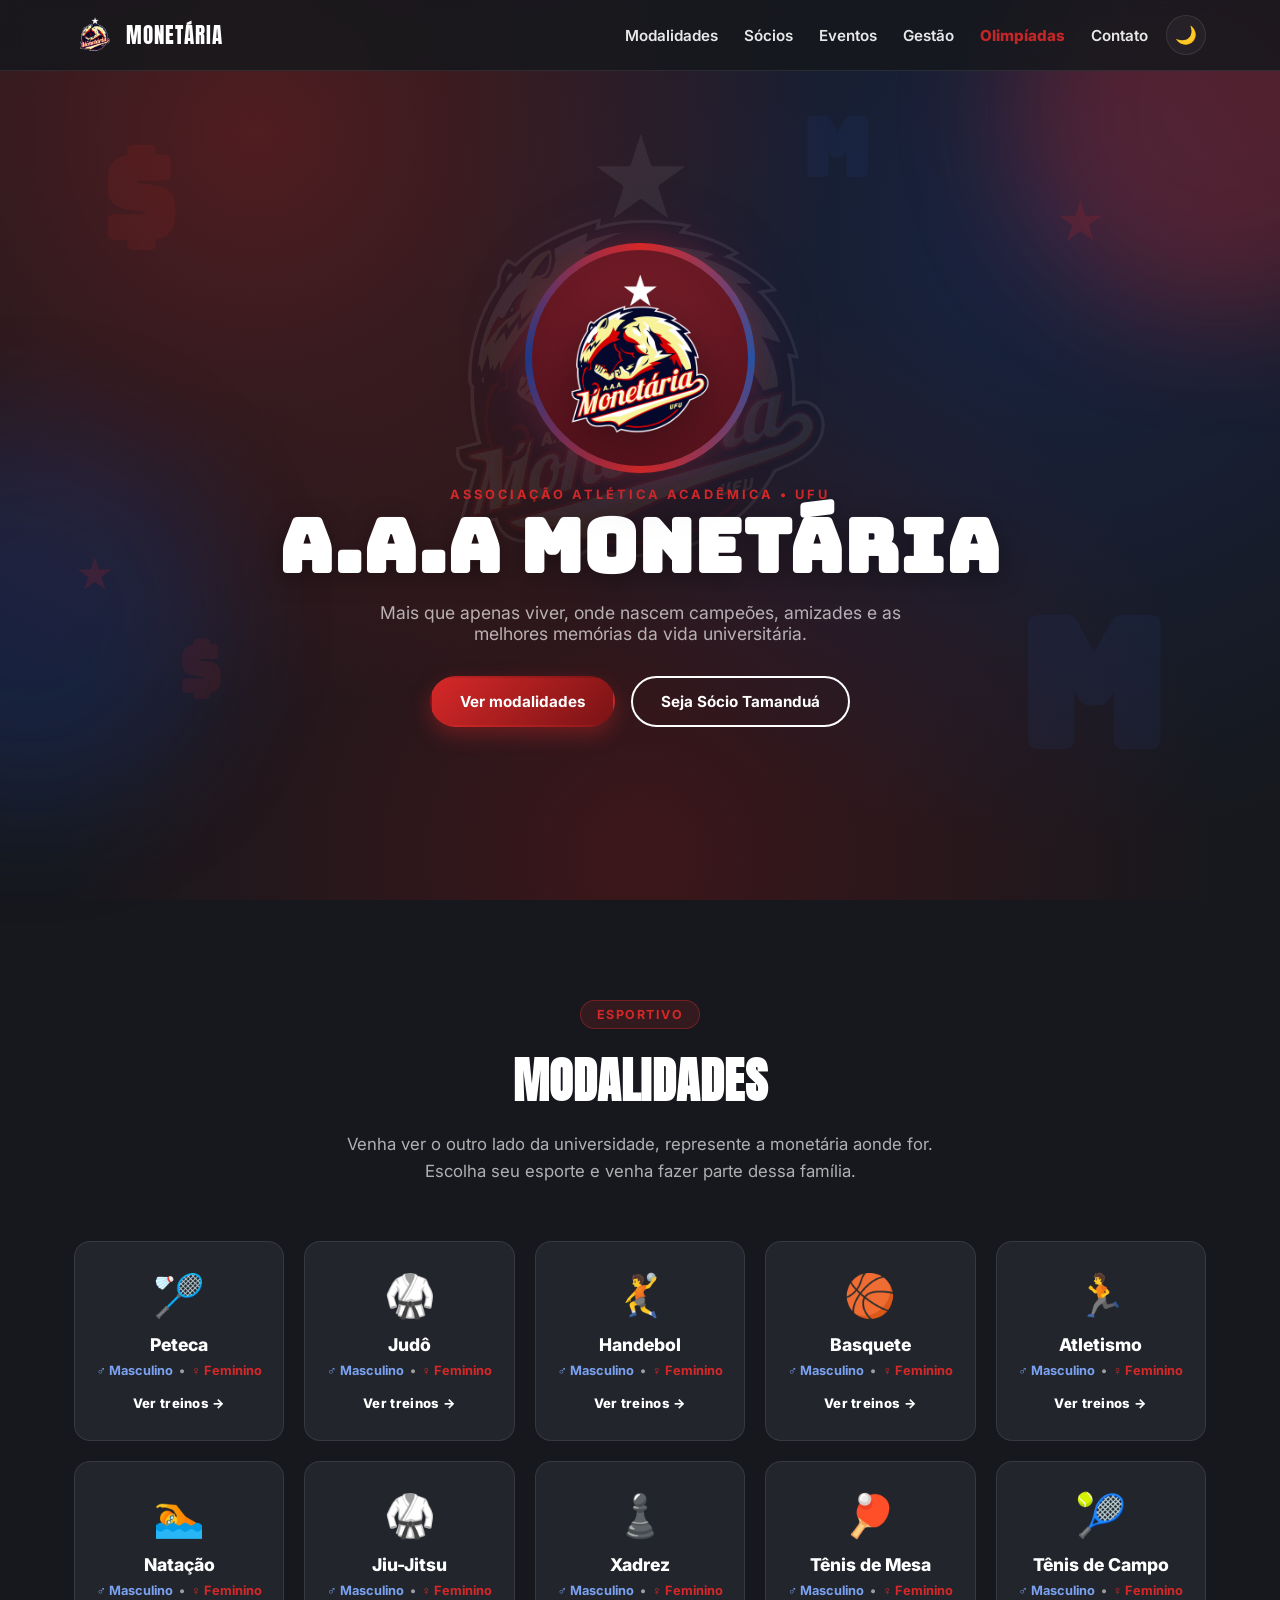
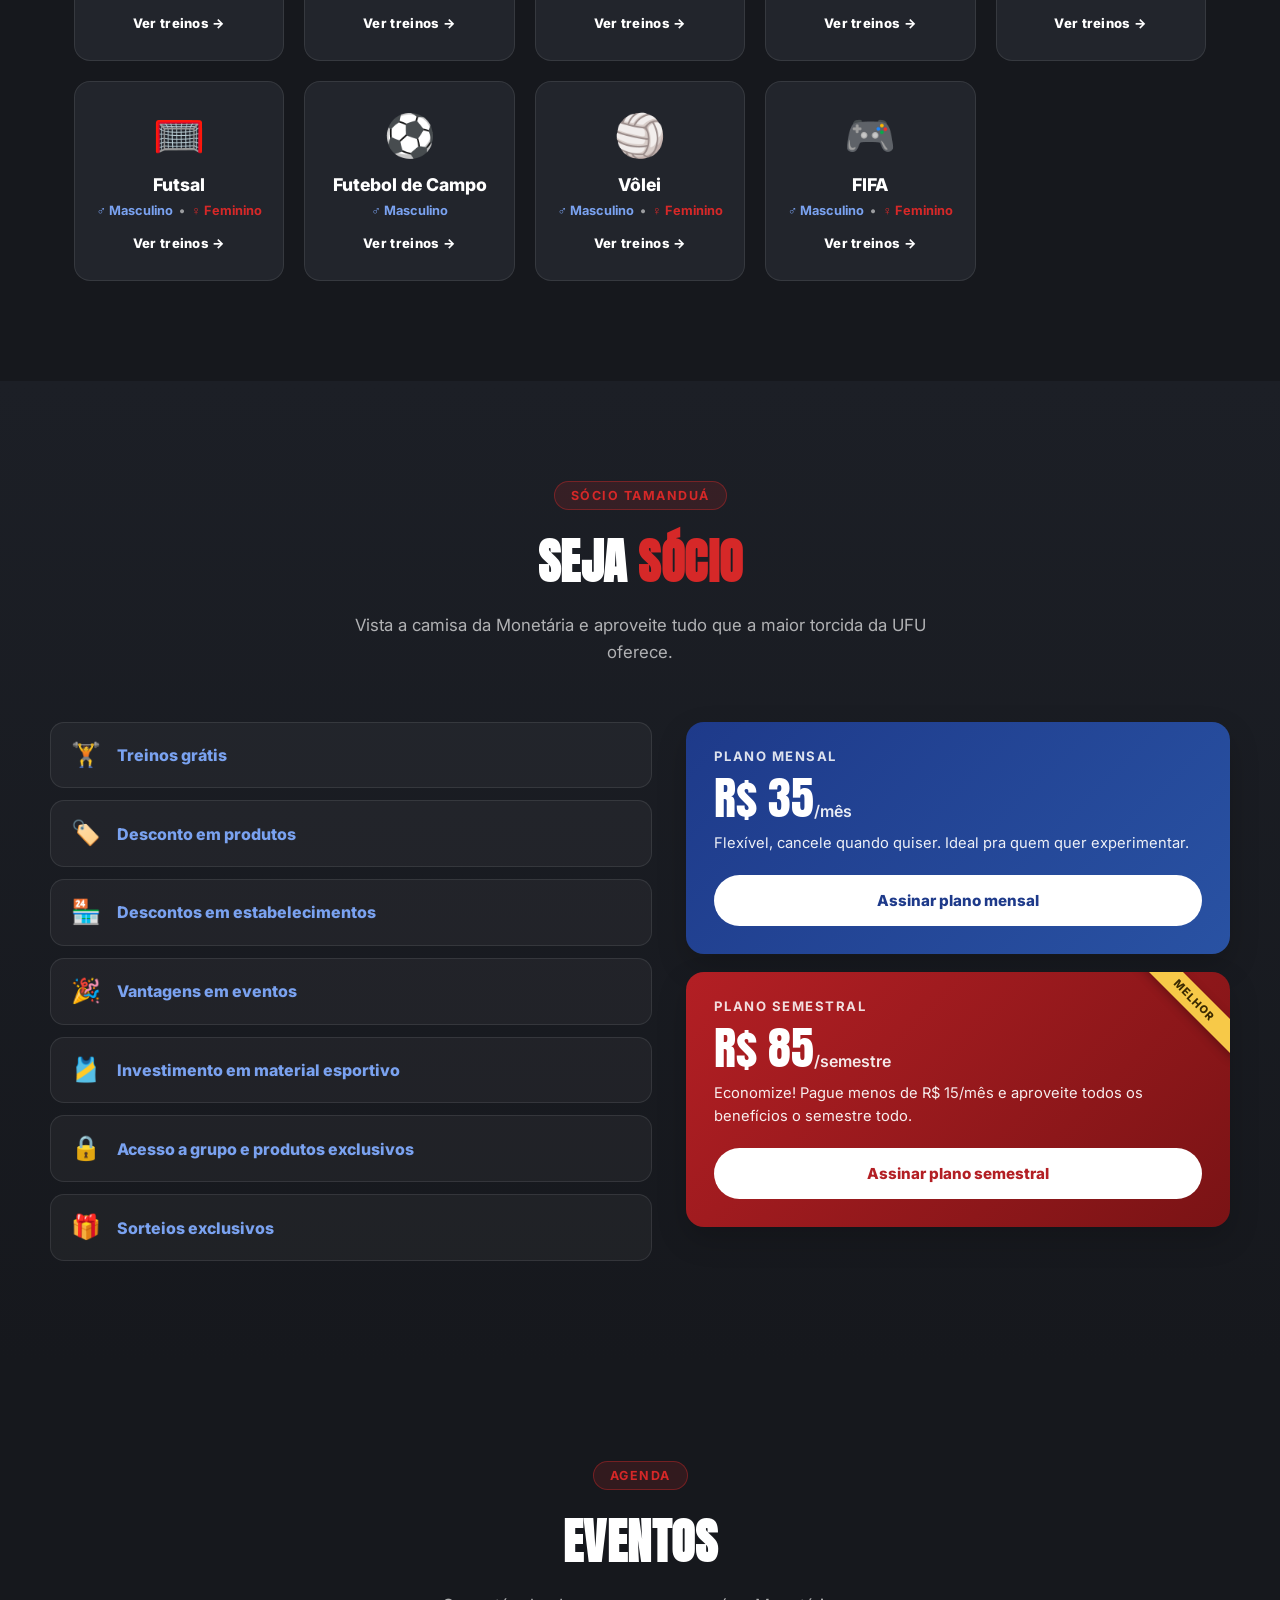
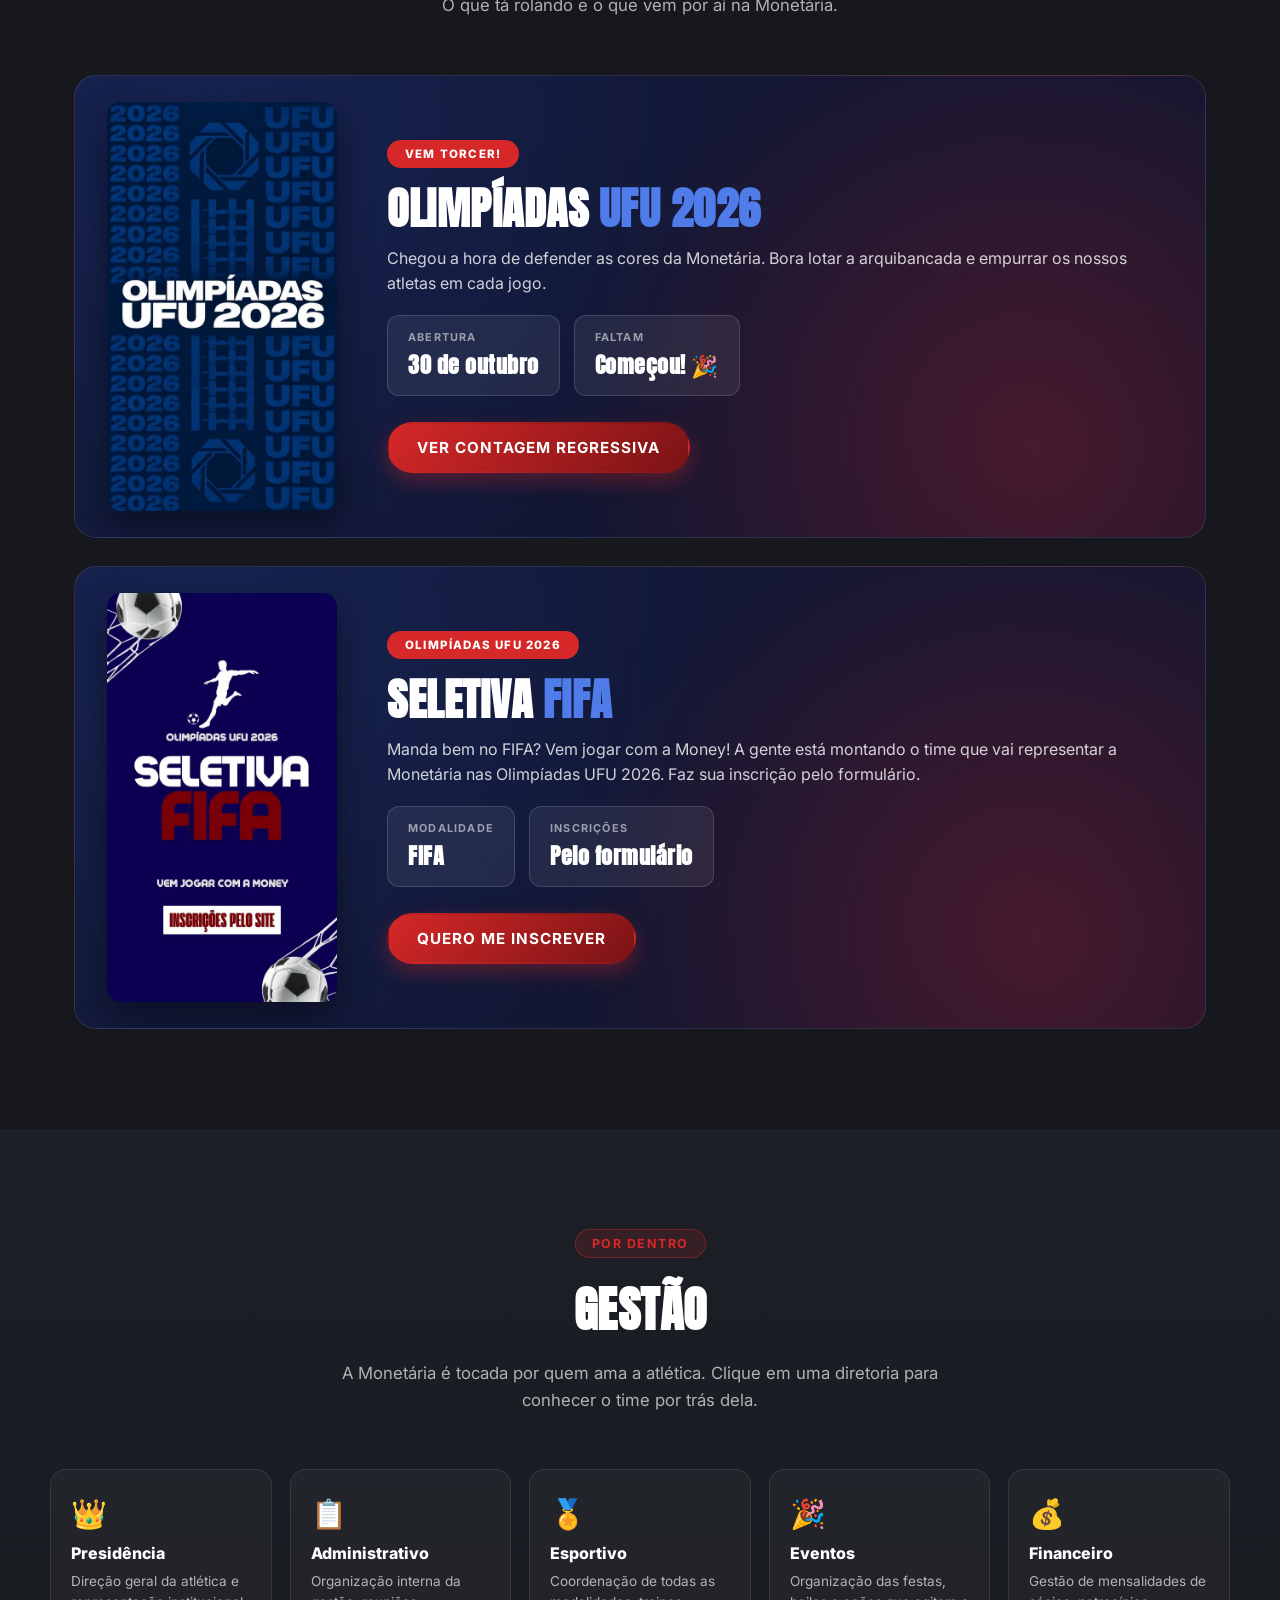
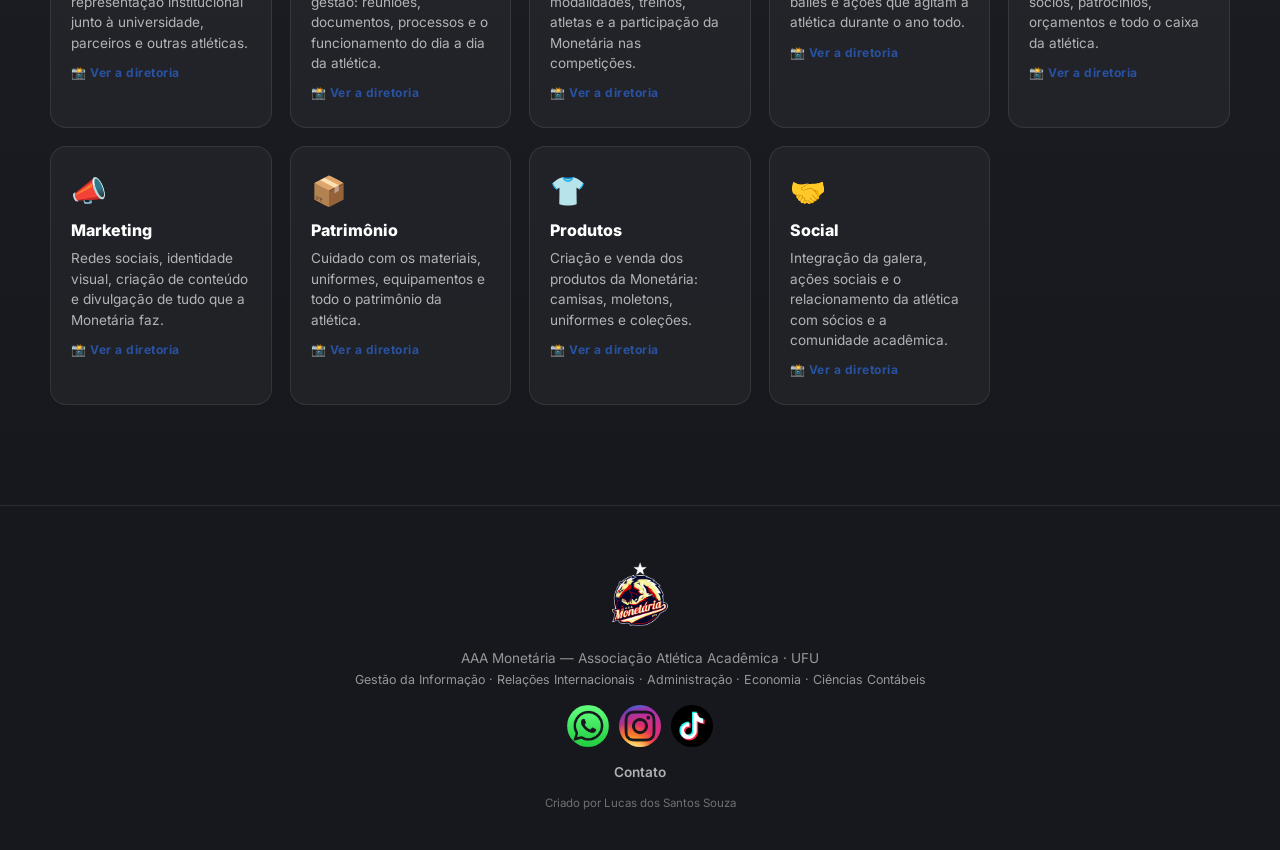
<file: index.html>
<!DOCTYPE html>
<html lang="pt-BR">
<head>
<meta charset="UTF-8">
<meta name="viewport" content="width=device-width, initial-scale=1.0">
<title>AAA Monetária UFU</title>
<meta name="description" content="Site oficial da AAA Monetária - Atlética Acadêmica da UFU. Modalidades, sócios, eventos e gestão.">
<link rel="icon" type="image/png" href="imagens/favicon.png">
<link rel="preconnect" href="https://fonts.googleapis.com">
<link rel="preconnect" href="https://fonts.gstatic.com" crossorigin>
<link href="https://fonts.googleapis.com/css2?family=Anton&family=Bebas+Neue&family=Bungee&family=Inter:wght@400;500;600;700;800&display=swap" rel="stylesheet">
<link rel="stylesheet" href="css/style.css?v=20261005b">
</head>
<body>

<div class="paint-drip drip-1"></div>
<div class="paint-drip drip-2"></div>

<!-- NAV -->
<header class="navbar" id="navbar">
  <div class="nav-container">
    <a href="#topo" class="nav-brand">
      <img src="imagens/logo-web.png" alt="Logo AAA Monetária" class="nav-logo">
      <span>MONETÁRIA</span>
    </a>
    <div class="nav-right">
      <nav class="nav-links" id="navLinks">
        <a href="#modalidades">Modalidades</a>
        <a href="#socios">Sócios</a>
        <a href="#eventos">Eventos</a>
        <a href="#gestao">Gestão</a>
        <a href="olimpiadas.html" class="nav-ps">Olimpíadas</a>
        <a href="contato.html">Contato</a>
      </nav>
      <button class="theme-toggle" id="themeToggle" aria-label="Alternar tema claro/escuro" title="Alternar tema">🌙</button>
      <button class="nav-toggle" id="navToggle" aria-label="Abrir menu">
        <span></span><span></span><span></span>
      </button>
    </div>
  </div>
</header>

<!-- HERO -->
<section class="hero" id="topo">
  <div class="hero-bg"></div>
  <div class="hero-marks" aria-hidden="true">
    <span class="mark mark-cifrao mark-1">$</span>
    <span class="mark mark-m mark-2">M</span>
    <span class="mark mark-star mark-3">★</span>
    <span class="mark mark-cifrao mark-4">$</span>
    <span class="mark mark-star mark-5">★</span>
    <span class="mark mark-m mark-6">M</span>
  </div>

  <div class="hero-content">
    <div class="hero-emblem">
      <img src="imagens/logo-web.png" alt="" aria-hidden="true" class="hero-watermark">
      <div class="emblem-ring">
        <div class="emblem-inner">
          <img src="imagens/logo-web.png" alt="Logo AAA Monetária" class="hero-logo">
        </div>
      </div>
    </div>

    <span class="hero-kicker">Associação Atlética Acadêmica &bull; UFU</span>
    <h1 class="hero-title">A.A.A <span>MONETÁRIA</span></h1>
    <p class="hero-subtitle">Mais que apenas viver, onde nascem campeões, amizades e as melhores memórias da vida universitária.</p>
    <div class="hero-buttons">
      <a href="#modalidades" class="btn btn-primary">Ver modalidades</a>
      <a href="#socios" class="btn btn-outline">Seja Sócio Tamanduá</a>
    </div>
  </div>

</section>

<!-- MODALIDADES -->
<section class="section" id="modalidades">
  <div class="section-header">
    <span class="section-tag">Esportivo</span>
    <h2>Modalidades</h2>
    <p>Venha ver o outro lado da universidade, represente a monetária aonde for. Escolha seu esporte e venha fazer parte dessa família.</p>
  </div>
  <div class="modalidades-grid" id="modalidadesGrid"></div>
</section>

<!-- MODAL MODALIDADE -->
<div class="modal-overlay" id="modalOverlay">
  <div class="modal-box modal-modalidade">
    <div class="modal-hero">
      <button class="modal-close" data-close aria-label="Fechar">&times;</button>
      <div class="modal-icon" id="modalIcon"></div>
      <h3 id="modalTitle"></h3>
    </div>
    <div class="modal-body">
      <h4>Sobre a modalidade</h4>
      <p id="modalResumo"></p>

      <div id="modalConquistasBloco" hidden>
        <h4>Conquistas</h4>
        <ul class="conquistas" id="modalConquistas"></ul>
      </div>

      <div id="modalEquipeBloco" hidden>
        <h4>Equipe</h4>
        <div class="equipe" id="modalEquipe"></div>
      </div>

      <h4>Horários de treino</h4>
      <div class="horarios" id="modalHorarios"></div>

      <a href="#" target="_blank" rel="noopener" class="btn btn-whatsapp" id="modalWhatsapp">
        Falar com a organização no WhatsApp
      </a>
    </div>
  </div>
</div>

<!-- SOCIOS -->
<section class="section section-dark" id="socios">
  <div class="section-header">
    <span class="section-tag">Sócio Tamanduá</span>
    <h2>Seja <span class="txt-red">Sócio</span></h2>
    <p>Vista a camisa da Monetária e aproveite tudo que a maior torcida da UFU oferece.</p>
  </div>

  <div class="socios-layout">
    <div class="beneficios-list">
      <div class="beneficio-row">
        <span class="beneficio-emoji">🏋️</span>
        <div><h4>Treinos grátis</h4></div>
      </div>
      <div class="beneficio-row">
        <span class="beneficio-emoji">🏷️</span>
        <div><h4>Desconto em produtos</h4></div>
      </div>
      <div class="beneficio-row">
        <span class="beneficio-emoji">🏪</span>
        <div><h4>Descontos em estabelecimentos</h4></div>
      </div>
      <div class="beneficio-row">
        <span class="beneficio-emoji">🎉</span>
        <div><h4>Vantagens em eventos</h4></div>
      </div>
      <div class="beneficio-row">
        <span class="beneficio-emoji">🎽</span>
        <div><h4>Investimento em material esportivo</h4></div>
      </div>
      <div class="beneficio-row">
        <span class="beneficio-emoji">🔒</span>
        <div><h4>Acesso a grupo e produtos exclusivos</h4></div>
      </div>
      <div class="beneficio-row">
        <span class="beneficio-emoji">🎁</span>
        <div><h4>Sorteios exclusivos</h4></div>
      </div>
    </div>

    <div class="planos-col">
      <div class="plano-box plano-mensal">
        <span class="plano-nome">Plano Mensal</span>
        <div class="plano-valor">R$ 35<span>/mês</span></div>
        <p>Flexível, cancele quando quiser. Ideal pra quem quer experimentar.</p>
        <a href="https://cheers.com.br/socio/atletica-monetaria-ufu?plano=21722" target="_blank" rel="noopener" class="btn btn-plano">Assinar plano mensal</a>
      </div>

      <div class="plano-box plano-semestral">
        <span class="plano-ribbon">Melhor</span>
        <span class="plano-nome">Plano Semestral</span>
        <div class="plano-valor">R$ 85<span>/semestre</span></div>
        <p>Economize! Pague menos de R$ 15/mês e aproveite todos os benefícios o semestre todo.</p>
        <a href="https://cheers.com.br/socio/atletica-monetaria-ufu?plano=21723" target="_blank" rel="noopener" class="btn btn-plano">Assinar plano semestral</a>
      </div>
    </div>
  </div>
</section>

<!-- EVENTOS -->
<section class="section" id="eventos">
  <div class="section-header">
    <span class="section-tag">Agenda</span>
    <h2>Eventos</h2>
    <p>O que tá rolando e o que vem por aí na Monetária.</p>
  </div>

  <div class="eventos-list">
    <div class="evento-card evento-ps evento-olimp">
      <a href="olimpiadas.html" class="ol-card-banner">
        <img src="imagens/olimpiadas-ufu-vertical.jpg" alt="Olimpíadas UFU 2026" width="540" height="960">
      </a>
      <div class="evento-info">
        <span class="evento-pill">Vem torcer!</span>
        <h3>Olimpíadas <span class="txt-blue">UFU 2026</span></h3>
        <p>Chegou a hora de defender as cores da Monetária. Bora lotar a arquibancada e empurrar os nossos atletas em cada jogo.</p>
        <div class="evento-boxes">
          <div class="evento-box">
            <span>Abertura</span>
            <strong>30 de outubro</strong>
          </div>
          <div class="evento-box">
            <span>Faltam</span>
            <strong data-dias-ate="2026-10-30T00:00:00-03:00" data-fim="Começou! 🎉">poucos dias</strong>
          </div>
        </div>
        <a href="olimpiadas.html" class="btn btn-primary">Ver contagem regressiva</a>
      </div>
    </div>

    <div class="evento-card evento-ps evento-olimp">
      <a href="https://forms.gle/4HNFQoajovgf9n9V8" target="_blank" rel="noopener" class="ol-card-banner">
        <img src="imagens/seletiva-fifa.jpg" alt="Seletiva FIFA - Olimpíadas UFU 2026" width="540" height="960">
      </a>
      <div class="evento-info">
        <span class="evento-pill">Olimpíadas UFU 2026</span>
        <h3>Seletiva <span class="txt-blue">FIFA</span></h3>
        <p>Manda bem no FIFA? Vem jogar com a Money! A gente está montando o time que vai representar a Monetária nas Olimpíadas UFU 2026. Faz sua inscrição pelo formulário.</p>
        <div class="evento-boxes">
          <div class="evento-box">
            <span>Modalidade</span>
            <strong>FIFA</strong>
          </div>
          <div class="evento-box">
            <span>Inscrições</span>
            <strong>Pelo formulário</strong>
          </div>
        </div>
        <a href="https://forms.gle/4HNFQoajovgf9n9V8" target="_blank" rel="noopener" class="btn btn-primary">Quero me inscrever</a>
      </div>
    </div>
  </div>
</section>

<!-- GESTAO -->
<section class="section section-dark" id="gestao">
  <div class="section-header">
    <span class="section-tag">Por dentro</span>
    <h2>Gestão</h2>
    <p>A Monetária é tocada por quem ama a atlética. Clique em uma diretoria para conhecer o time por trás dela.</p>
  </div>
  <div class="diretorias-grid" id="diretoriasGrid"></div>
</section>

<!-- MODAL GESTAO -->
<div class="modal-overlay" id="gestaoOverlay">
  <div class="modal-box">
    <button class="modal-close" data-close aria-label="Fechar">&times;</button>
    <img src="imagens/logo-web.png" alt="Foto da diretoria" class="modal-photo" id="gestaoFoto">
    <p class="modal-photo-note" id="gestaoFotoNote"></p>
    <h3 id="gestaoTitle"></h3>
  </div>
</div>

<footer class="footer">
  <img src="imagens/logo-web.png" alt="Logo AAA Monetária" class="footer-logo">
  <p>AAA Monetária — Associação Atlética Acadêmica &middot; UFU</p>
  <p class="footer-cursos">Gestão da Informação &middot; Relações Internacionais &middot; Administração &middot; Economia &middot; Ciências Contábeis</p>

  <div class="social-links footer-social">
    <a href="https://wa.me/5534996980050" target="_blank" rel="noopener" class="social-icon" aria-label="WhatsApp" title="WhatsApp">
      <img src="imagens/redes%20sociais/whatsapp.png" alt="WhatsApp">
    </a>
    <a href="https://www.instagram.com/atleticamonetaria/" target="_blank" rel="noopener" class="social-icon" aria-label="Instagram" title="@atleticamonetaria">
      <img src="imagens/redes%20sociais/instagram.png" alt="Instagram">
    </a>
    <a href="https://www.tiktok.com/@atletica.monetaria" target="_blank" rel="noopener" class="social-icon" aria-label="TikTok" title="@atletica.monetaria">
      <img src="imagens/redes%20sociais/tiktok.png" alt="TikTok">
    </a>
  </div>

  <div class="footer-links">
    <a href="contato.html">Contato</a>
  </div>
  <p class="footer-credit">Criado por Lucas dos Santos Souza</p>
</footer>

<script src="js/script.js?v=20261005b"></script>

<!-- Cloudflare Web Analytics -->
<script defer src='https://static.cloudflareinsights.com/beacon.min.js' data-cf-beacon='{"token": "5ba59026dac9465b9e5ebf1932fff203"}'></script>
<!-- End Cloudflare Web Analytics -->
</body>
</html>
</file>
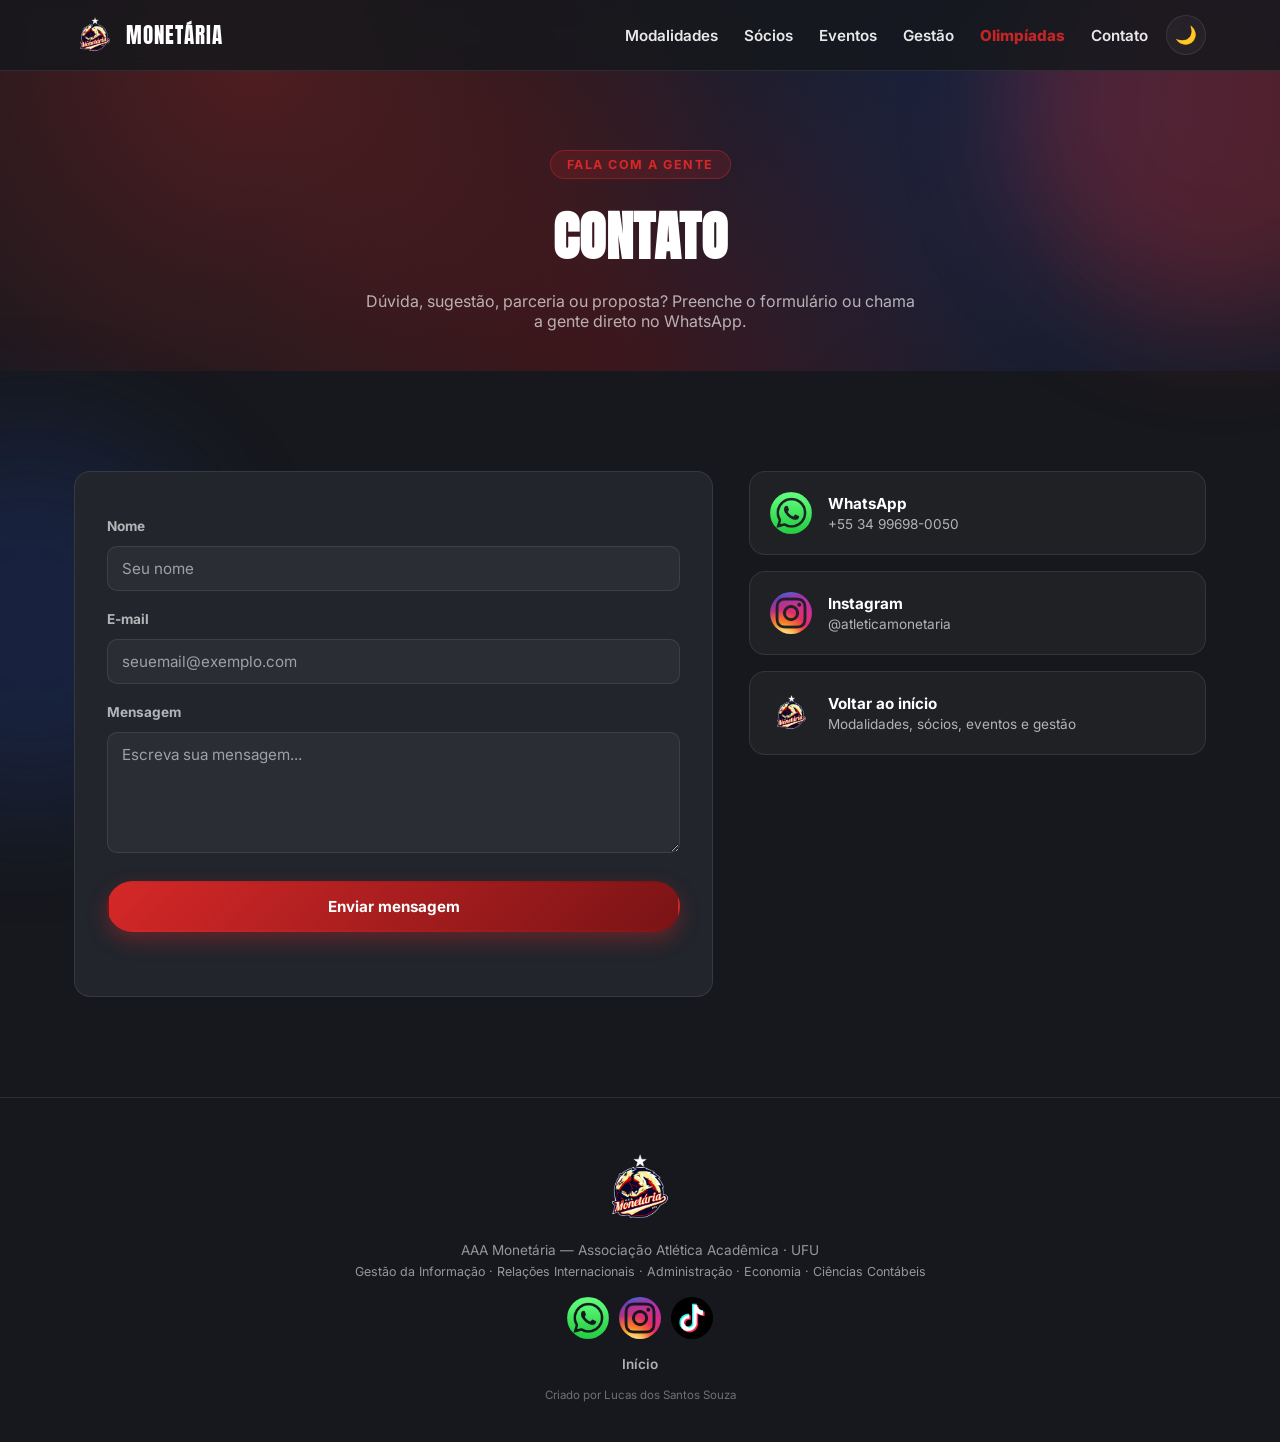
<file: contato.html>
<!DOCTYPE html>
<html lang="pt-BR">
<head>
<meta charset="UTF-8">
<meta name="viewport" content="width=device-width, initial-scale=1.0">
<title>Contato | AAA Monetária UFU</title>
<meta name="description" content="Fale com a AAA Monetária - Atlética Acadêmica da UFU.">
<link rel="icon" type="image/png" href="imagens/favicon.png">
<link rel="preconnect" href="https://fonts.googleapis.com">
<link rel="preconnect" href="https://fonts.gstatic.com" crossorigin>
<link href="https://fonts.googleapis.com/css2?family=Anton&family=Bebas+Neue&family=Bungee&family=Inter:wght@400;500;600;700;800&display=swap" rel="stylesheet">
<link rel="stylesheet" href="css/style.css?v=20261005b">
</head>
<body>

<div class="paint-drip drip-1"></div>
<div class="paint-drip drip-2"></div>

<!-- NAV -->
<header class="navbar" id="navbar">
  <div class="nav-container">
    <a href="index.html#topo" class="nav-brand">
      <img src="imagens/logo-web.png" alt="Logo AAA Monetária" class="nav-logo">
      <span>MONETÁRIA</span>
    </a>
    <div class="nav-right">
      <nav class="nav-links" id="navLinks">
        <a href="index.html#modalidades">Modalidades</a>
        <a href="index.html#socios">Sócios</a>
        <a href="index.html#eventos">Eventos</a>
        <a href="index.html#gestao">Gestão</a>
        <a href="olimpiadas.html" class="nav-ps">Olimpíadas</a>
        <a href="contato.html">Contato</a>
      </nav>
      <button class="theme-toggle" id="themeToggle" aria-label="Alternar tema claro/escuro" title="Alternar tema">🌙</button>
      <button class="nav-toggle" id="navToggle" aria-label="Abrir menu">
        <span></span><span></span><span></span>
      </button>
    </div>
  </div>
</header>

<!-- PAGE HEADER -->
<section class="page-header">
  <div class="hero-bg"></div>
  <span class="section-tag">Fala com a gente</span>
  <h2 style="font-size:clamp(2.2rem,6vw,3.4rem);">Contato</h2>
  <p style="color:var(--text-muted); max-width:560px; margin:14px auto 0;">Dúvida, sugestão, parceria ou proposta? Preenche o formulário ou chama a gente direto no WhatsApp.</p>
</section>

<!-- CONTATO -->
<section class="section" id="contato">
  <div class="contato-wrapper">
    <form class="contato-form" id="contatoForm" action="https://formspree.io/f/xppapdgq" method="POST">
      <label for="nome">Nome</label>
      <input type="text" id="nome" name="nome" placeholder="Seu nome" required>

      <label for="email">E-mail</label>
      <input type="email" id="email" name="email" placeholder="seuemail@exemplo.com" required>

      <label for="mensagem">Mensagem</label>
      <textarea id="mensagem" name="mensagem" rows="5" placeholder="Escreva sua mensagem..." required></textarea>

      <input type="hidden" name="_subject" value="Novo contato pelo site da Monetária">
      <button type="submit" class="btn btn-primary">Enviar mensagem</button>
      <p class="form-note" id="formNote"></p>
    </form>

    <div class="contato-info">
      <a href="https://wa.me/5534996980050" target="_blank" rel="noopener" class="contato-info-card">
        <img src="imagens/redes%20sociais/whatsapp.png" alt="WhatsApp" class="contato-info-icon">
        <div>
          <strong>WhatsApp</strong>
          <span>+55 34 99698-0050</span>
        </div>
      </a>
      <a href="https://www.instagram.com/atleticamonetaria/" target="_blank" rel="noopener" class="contato-info-card">
        <img src="imagens/redes%20sociais/instagram.png" alt="Instagram" class="contato-info-icon">
        <div>
          <strong>Instagram</strong>
          <span>@atleticamonetaria</span>
        </div>
      </a>
      <a href="index.html" class="contato-info-card">
        <img src="imagens/logo-web.png" alt="Logo AAA Monetária" class="contato-info-icon contato-info-logo">
        <div>
          <strong>Voltar ao início</strong>
          <span>Modalidades, sócios, eventos e gestão</span>
        </div>
      </a>
    </div>
  </div>
</section>

<footer class="footer">
  <img src="imagens/logo-web.png" alt="Logo AAA Monetária" class="footer-logo">
  <p>AAA Monetária — Associação Atlética Acadêmica &middot; UFU</p>
  <p class="footer-cursos">Gestão da Informação &middot; Relações Internacionais &middot; Administração &middot; Economia &middot; Ciências Contábeis</p>

  <div class="social-links footer-social">
    <a href="https://wa.me/5534996980050" target="_blank" rel="noopener" class="social-icon" aria-label="WhatsApp" title="WhatsApp">
      <img src="imagens/redes%20sociais/whatsapp.png" alt="WhatsApp">
    </a>
    <a href="https://www.instagram.com/atleticamonetaria/" target="_blank" rel="noopener" class="social-icon" aria-label="Instagram" title="@atleticamonetaria">
      <img src="imagens/redes%20sociais/instagram.png" alt="Instagram">
    </a>
    <a href="https://www.tiktok.com/@atletica.monetaria" target="_blank" rel="noopener" class="social-icon" aria-label="TikTok" title="@atletica.monetaria">
      <img src="imagens/redes%20sociais/tiktok.png" alt="TikTok">
    </a>
  </div>

  <div class="footer-links">
    <a href="index.html">Início</a>
  </div>
  <p class="footer-credit">Criado por Lucas dos Santos Souza</p>
</footer>

<script src="js/script.js?v=20261005b"></script>

<!-- Cloudflare Web Analytics -->
<script defer src='https://static.cloudflareinsights.com/beacon.min.js' data-cf-beacon='{"token": "5ba59026dac9465b9e5ebf1932fff203"}'></script>
<!-- End Cloudflare Web Analytics -->
</body>
</html>
</file>
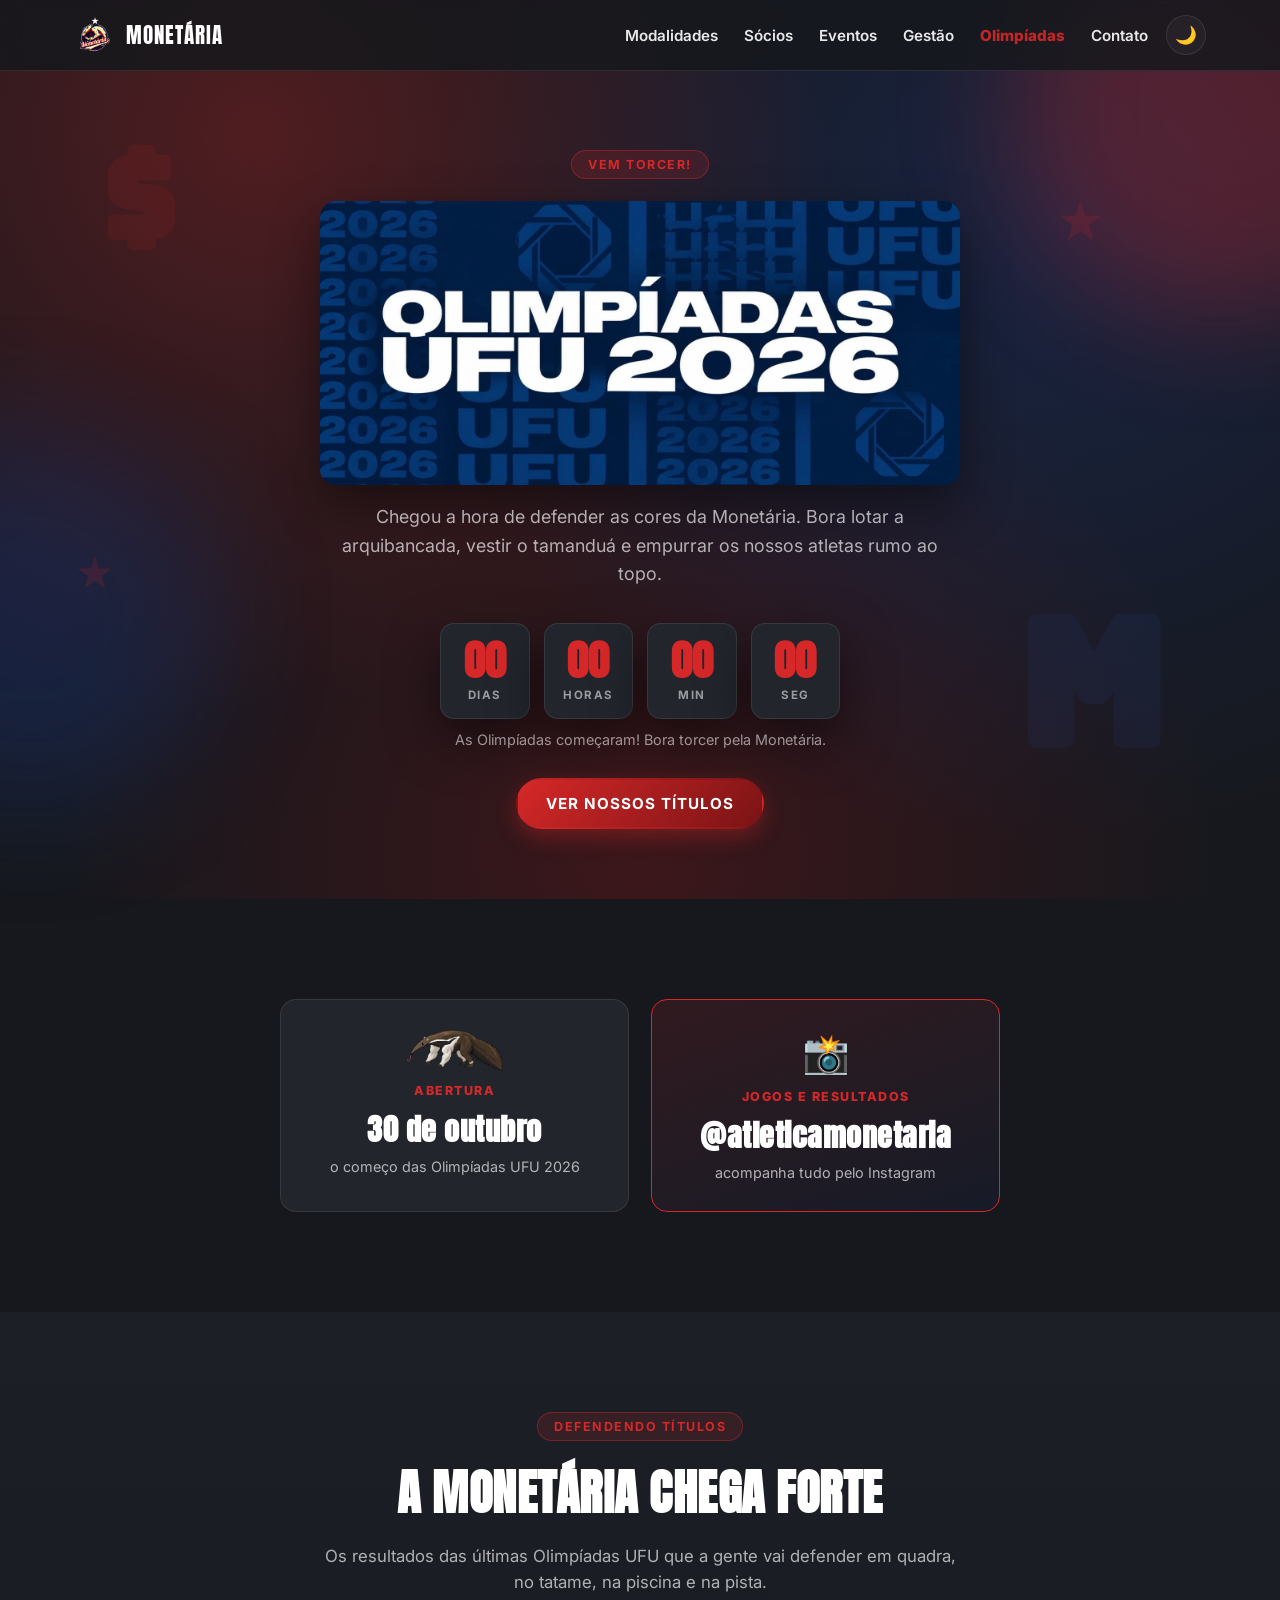
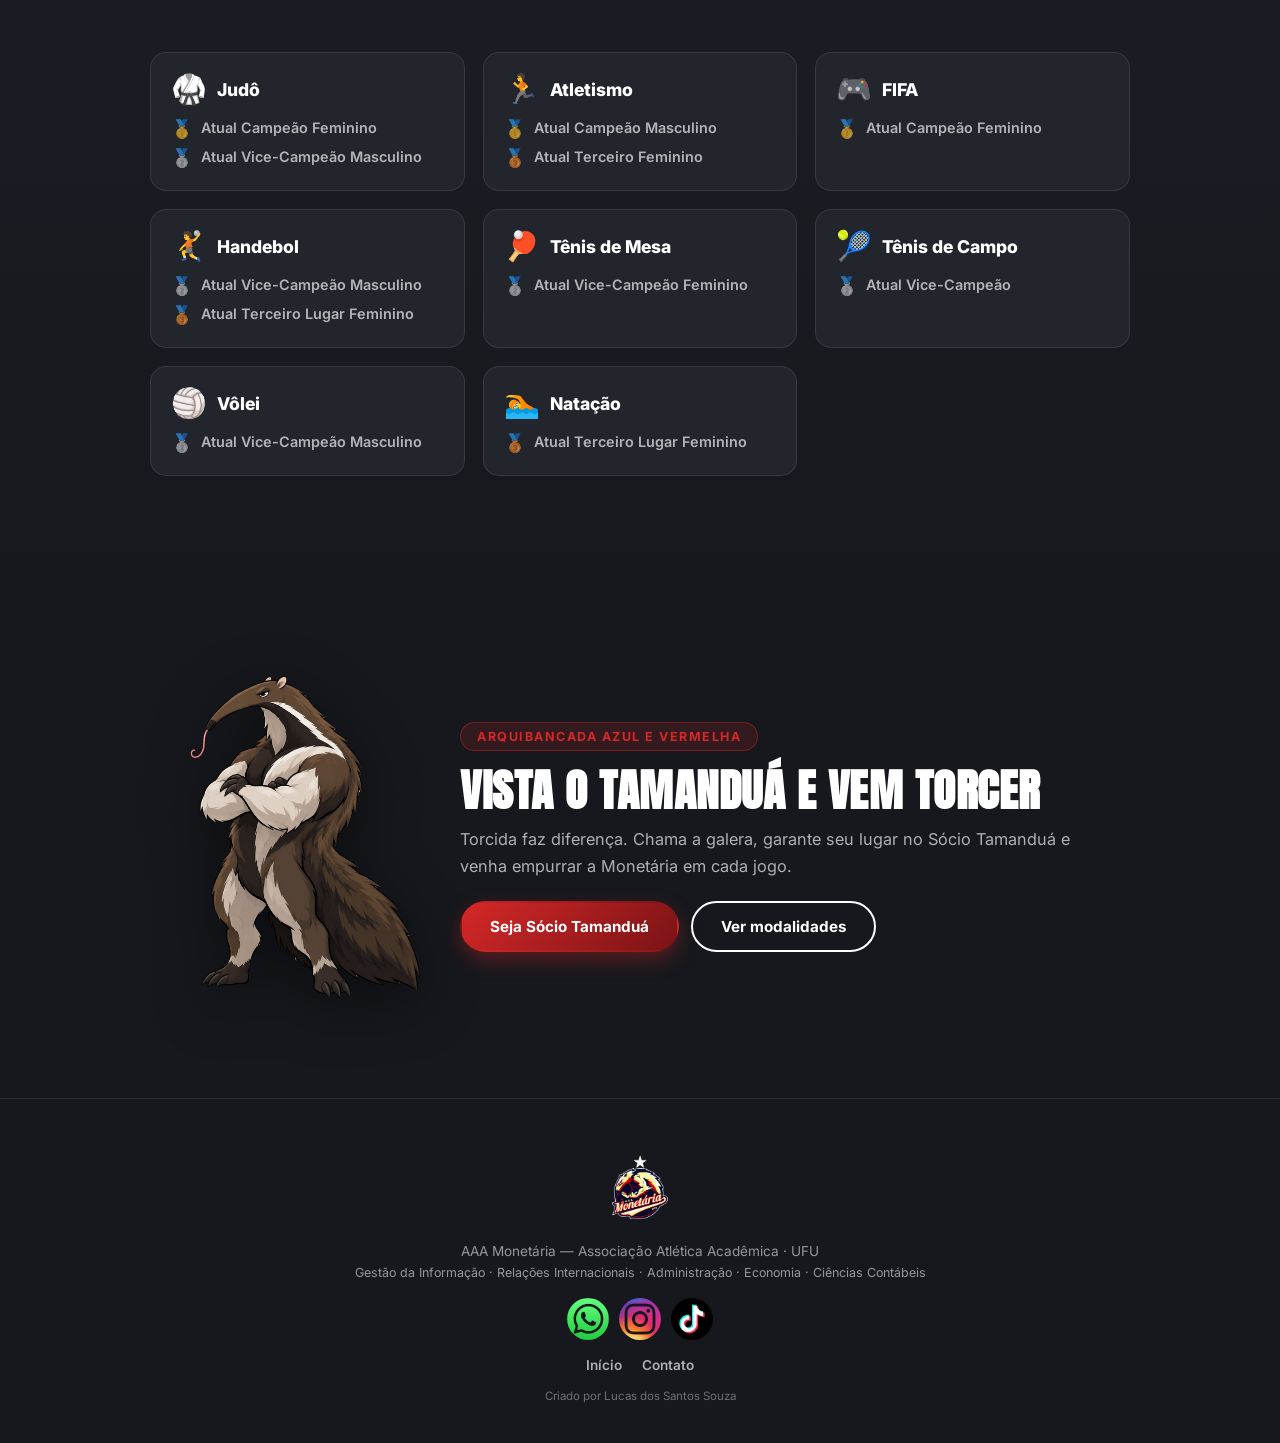
<file: olimpiadas.html>
<!DOCTYPE html>
<html lang="pt-BR">
<head>
<meta charset="UTF-8">
<meta name="viewport" content="width=device-width, initial-scale=1.0">
<title>Olimpíadas UFU 2026 | AAA Monetária UFU</title>
<meta name="description" content="Olimpíadas UFU 2026: a abertura é dia 30 de outubro. Contagem regressiva, os títulos que a Monetária defende e como torcer junto.">
<link rel="icon" type="image/png" href="imagens/favicon.png">
<link rel="preconnect" href="https://fonts.googleapis.com">
<link rel="preconnect" href="https://fonts.gstatic.com" crossorigin>
<link href="https://fonts.googleapis.com/css2?family=Anton&family=Bebas+Neue&family=Bungee&family=Inter:wght@400;500;600;700;800&display=swap" rel="stylesheet">
<link rel="stylesheet" href="css/style.css?v=20261005b">
</head>
<body>

<div class="paint-drip drip-1"></div>
<div class="paint-drip drip-2"></div>

<!-- NAV -->
<header class="navbar" id="navbar">
  <div class="nav-container">
    <a href="index.html#topo" class="nav-brand">
      <img src="imagens/logo-web.png" alt="Logo AAA Monetária" class="nav-logo">
      <span>MONETÁRIA</span>
    </a>
    <div class="nav-right">
      <nav class="nav-links" id="navLinks">
        <a href="index.html#modalidades">Modalidades</a>
        <a href="index.html#socios">Sócios</a>
        <a href="index.html#eventos">Eventos</a>
        <a href="index.html#gestao">Gestão</a>
        <a href="olimpiadas.html" class="nav-ps">Olimpíadas</a>
        <a href="contato.html">Contato</a>
      </nav>
      <button class="theme-toggle" id="themeToggle" aria-label="Alternar tema claro/escuro" title="Alternar tema">🌙</button>
      <button class="nav-toggle" id="navToggle" aria-label="Abrir menu">
        <span></span><span></span><span></span>
      </button>
    </div>
  </div>
</header>

<!-- HERO OLIMPÍADAS -->
<section class="ps-hero">
  <div class="hero-bg"></div>
  <div class="hero-marks" aria-hidden="true">
    <span class="mark mark-star mark-3">★</span>
    <span class="mark mark-m mark-2">M</span>
    <span class="mark mark-cifrao mark-1">$</span>
    <span class="mark mark-star mark-5">★</span>
  </div>
  <div class="ps-hero-content">
    <span class="section-tag">Vem torcer!</span>
    <h1 class="sr-only">Olimpíadas UFU 2026</h1>
    <img src="imagens/olimpiadas-ufu.jpg" alt="Olimpíadas UFU 2026" class="ol-banner" width="1600" height="710">
    <p class="ps-sub">Chegou a hora de defender as cores da Monetária. Bora lotar a arquibancada, vestir o tamanduá e empurrar os nossos atletas rumo ao topo.</p>

    <!-- Contagem regressiva até a abertura -->
    <div class="ps-countdown" data-countdown="2026-10-30T00:00:00-03:00" data-aviso="olPrazo" data-fim="As Olimpíadas começaram! Bora torcer pela Monetária." hidden>
      <div class="cd-item"><strong data-d>00</strong><span>dias</span></div>
      <div class="cd-item"><strong data-h>00</strong><span>horas</span></div>
      <div class="cd-item"><strong data-m>00</strong><span>min</span></div>
      <div class="cd-item"><strong data-s>00</strong><span>seg</span></div>
    </div>
    <p class="ps-prazo" id="olPrazo">para a abertura &middot; 30 de outubro</p>

    <a href="#titulos" class="btn btn-primary ps-cta">Ver nossos títulos</a>
  </div>
</section>

<!-- DATAS -->
<section class="section">
  <div class="ps-datas">
    <div class="ps-data-card">
      <span class="ps-data-icone"><img src="imagens/tamandua2.png" alt="Tamanduá da Monetária" class="icone-tamandua-deitado" width="96" height="41"></span>
      <span class="ps-data-label">Abertura</span>
      <strong class="ps-data-valor">30 de outubro</strong>
      <span class="ps-data-extra">o começo das Olimpíadas UFU 2026</span>
    </div>
    <a class="ps-data-card ps-data-destaque ol-data-link" href="https://www.instagram.com/atleticamonetaria/" target="_blank" rel="noopener">
      <span class="ps-data-icone">📸</span>
      <span class="ps-data-label">Jogos e resultados</span>
      <strong class="ps-data-valor">@atleticamonetaria</strong>
      <span class="ps-data-extra">acompanha tudo pelo Instagram</span>
    </a>
  </div>
</section>

<!-- TÍTULOS -->
<section class="section section-dark" id="titulos">
  <div class="section-header">
    <span class="section-tag">Defendendo títulos</span>
    <h2>A Monetária chega forte</h2>
    <p>Os resultados das últimas Olimpíadas UFU que a gente vai defender em quadra, no tatame, na piscina e na pista.</p>
  </div>
  <div class="ol-titulos" id="olTitulos"></div>
</section>

<!-- TORCIDA -->
<section class="section">
  <div class="ol-torcida">
    <img src="imagens/tamandua.png" alt="Tamanduá da Monetária" class="ol-torcida-tamandua" width="230" height="321">
    <div class="ol-torcida-texto">
      <span class="section-tag">Arquibancada azul e vermelha</span>
      <h2>Vista o tamanduá e vem torcer</h2>
      <p>Torcida faz diferença. Chama a galera, garante seu lugar no Sócio Tamanduá e venha empurrar a Monetária em cada jogo.</p>
      <div class="ol-torcida-botoes">
        <a href="index.html#socios" class="btn btn-primary">Seja Sócio Tamanduá</a>
        <a href="index.html#modalidades" class="btn btn-outline">Ver modalidades</a>
      </div>
    </div>
  </div>
</section>

<footer class="footer">
  <img src="imagens/logo-web.png" alt="Logo AAA Monetária" class="footer-logo">
  <p>AAA Monetária — Associação Atlética Acadêmica &middot; UFU</p>
  <p class="footer-cursos">Gestão da Informação &middot; Relações Internacionais &middot; Administração &middot; Economia &middot; Ciências Contábeis</p>

  <div class="social-links footer-social">
    <a href="https://wa.me/5534996980050" target="_blank" rel="noopener" class="social-icon" aria-label="WhatsApp" title="WhatsApp">
      <img src="imagens/redes%20sociais/whatsapp.png" alt="WhatsApp">
    </a>
    <a href="https://www.instagram.com/atleticamonetaria/" target="_blank" rel="noopener" class="social-icon" aria-label="Instagram" title="@atleticamonetaria">
      <img src="imagens/redes%20sociais/instagram.png" alt="Instagram">
    </a>
    <a href="https://www.tiktok.com/@atletica.monetaria" target="_blank" rel="noopener" class="social-icon" aria-label="TikTok" title="@atletica.monetaria">
      <img src="imagens/redes%20sociais/tiktok.png" alt="TikTok">
    </a>
  </div>

  <div class="footer-links">
    <a href="index.html">Início</a>
    <a href="contato.html">Contato</a>
  </div>
  <p class="footer-credit">Criado por Lucas dos Santos Souza</p>
</footer>

<script src="js/script.js?v=20261005b"></script>

<!-- Cloudflare Web Analytics -->
<script defer src='https://static.cloudflareinsights.com/beacon.min.js' data-cf-beacon='{"token": "5ba59026dac9465b9e5ebf1932fff203"}'></script>
<!-- End Cloudflare Web Analytics -->
</body>
</html>
</file>
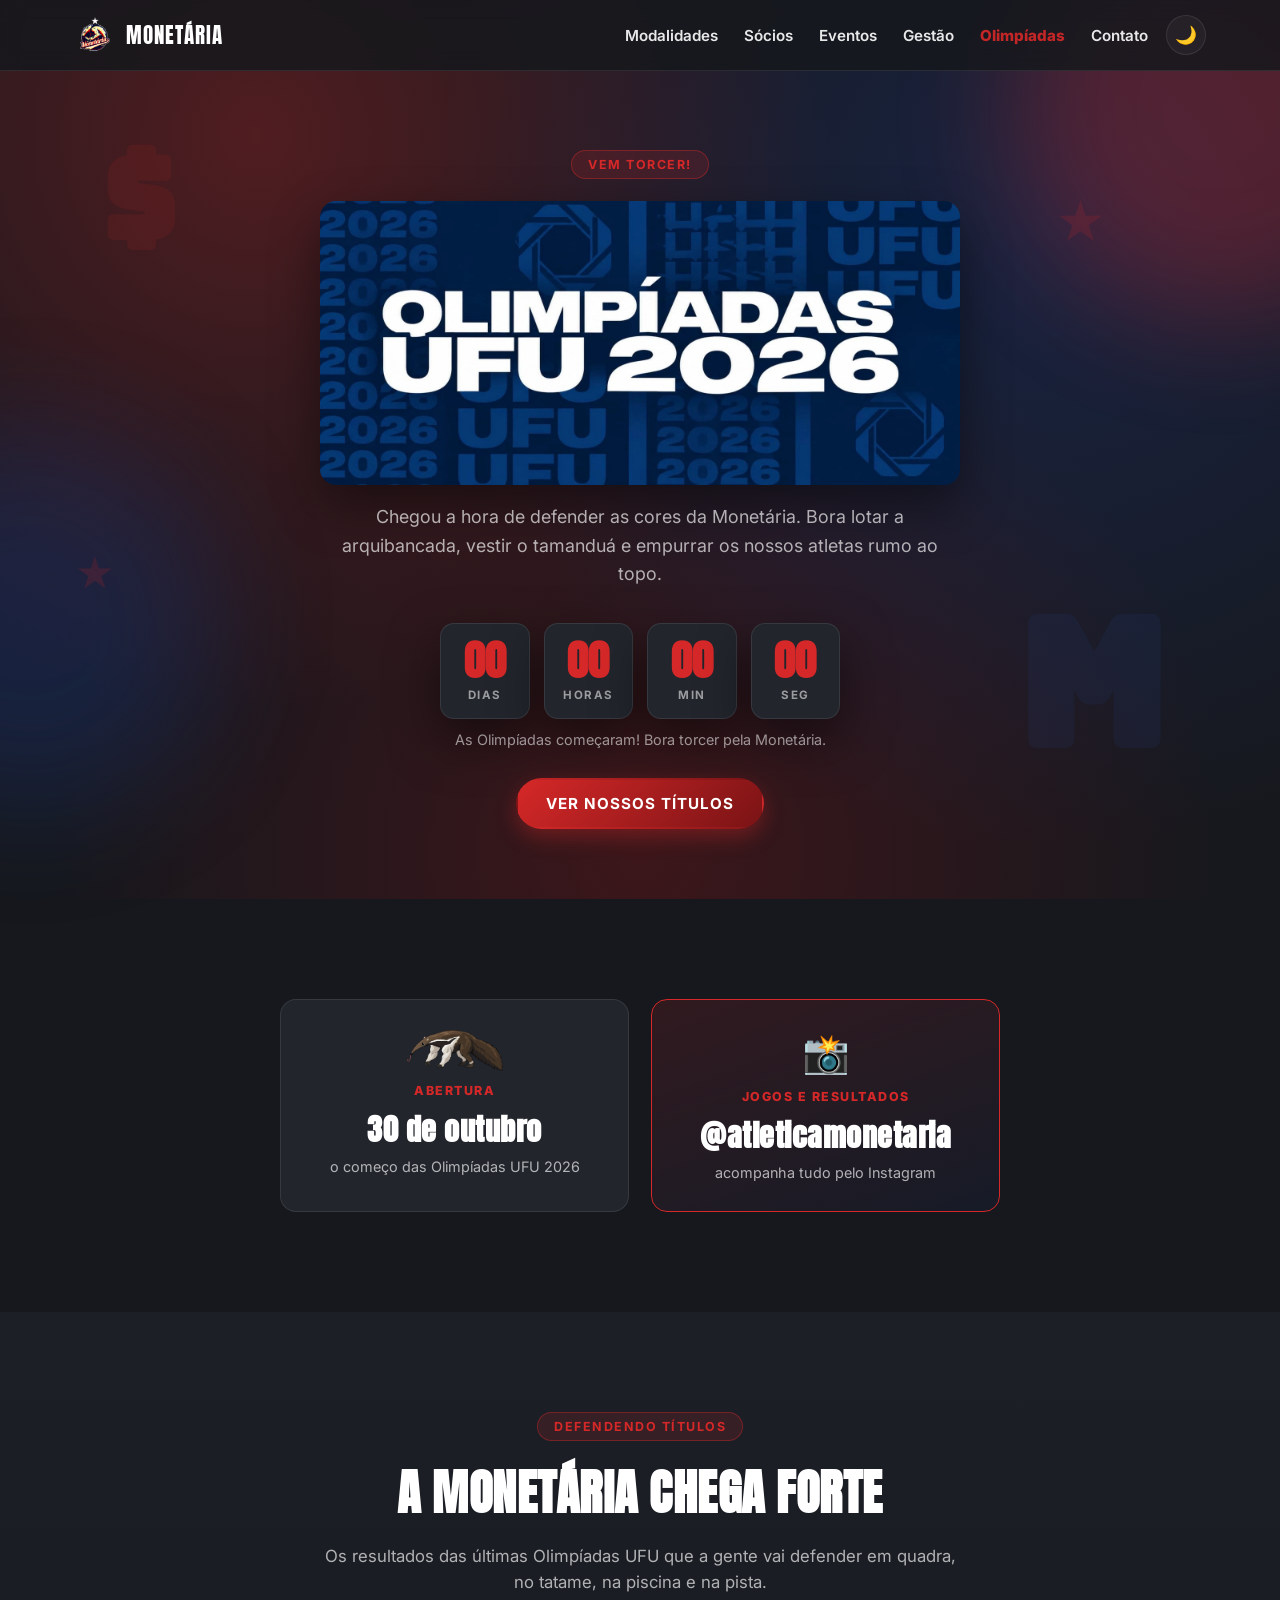
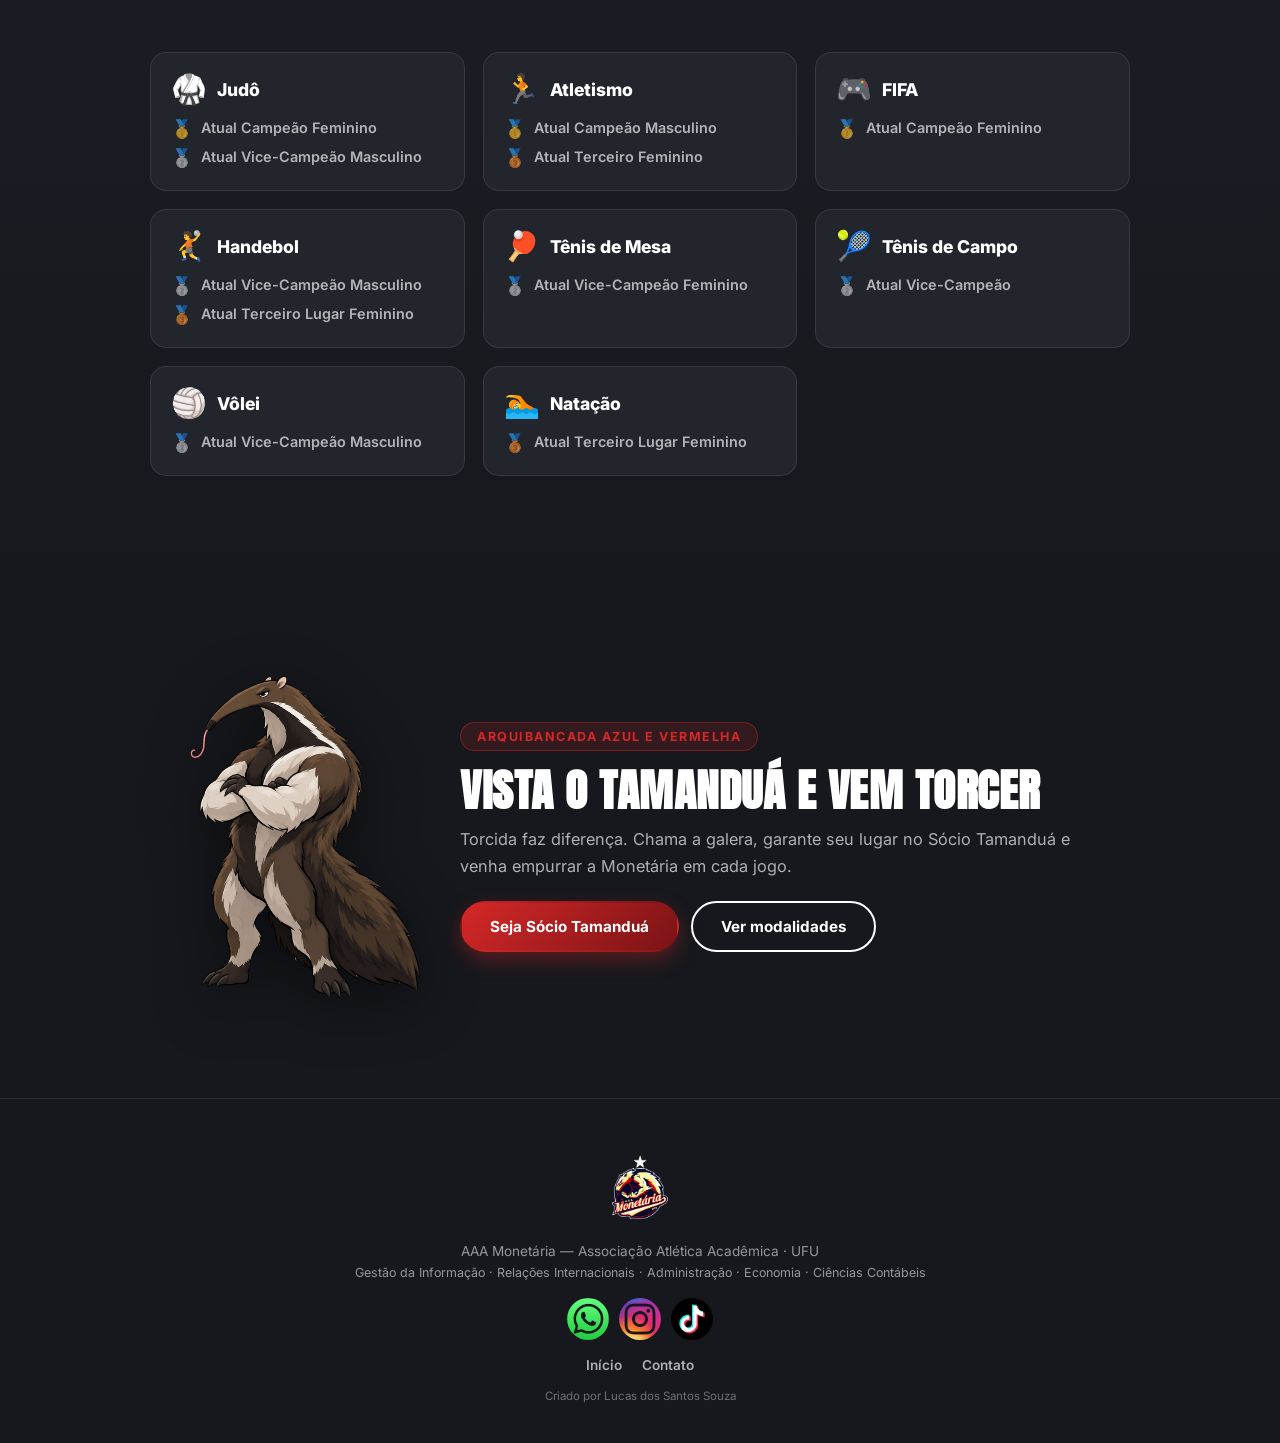
<file: processo-seletivo.html>
<!DOCTYPE html>
<html lang="pt-BR">
<head>
<meta charset="UTF-8">
<meta name="viewport" content="width=device-width, initial-scale=1.0">
<title>Olimpíadas UFU 2026 | AAA Monetária UFU</title>
<!-- O Processo Seletivo já acabou: links antigos vão para a página das Olimpíadas -->
<meta http-equiv="refresh" content="0; url=olimpiadas.html">
<link rel="canonical" href="olimpiadas.html">
<link rel="icon" type="image/png" href="imagens/favicon.png">
<script>location.replace("olimpiadas.html");</script>
</head>
<body style="background:#16181d; color:#fff; font-family:sans-serif; text-align:center; padding:60px 20px;">
  <p>O Processo Seletivo já foi encerrado. Agora é Olimpíadas UFU!</p>
  <p><a href="olimpiadas.html" style="color:#7aa2f0;">Ir para a página das Olimpíadas</a></p>
</body>
</html>
</file>
<file: css/style.css>
:root{
  /* Brand (constante nos dois temas) */
  --red: #d62828;
  --red-dark: #7a1315;
  --blue: #1e3a8a;
  --blue-light: #2952a3;

  /* Tema ESCURO (padrão) */
  --bg: #16181d;
  --bg-soft: #22252c;
  --surface: rgba(255,255,255,0.04);
  --surface-solid: #22252c;
  --text: #ffffff;
  --text-muted: rgba(255,255,255,0.66);
  --text-soft: rgba(255,255,255,0.55);
  --border: rgba(255,255,255,0.09);
  --nav-bg: rgba(22,24,29,0.85);
  --section-grad: linear-gradient(180deg, #1c1f26, #16181d);
  --shadow: 0 20px 50px rgba(0,0,0,0.5);

  --font-display: 'Anton', 'Bebas Neue', sans-serif;
  --font-hero: 'Bungee', 'Anton', sans-serif;
  --font-body: 'Inter', sans-serif;
  --radius: 16px;
  --max-w: 1180px;
}

[data-theme="light"]{
  --bg: #f5f5f7;
  --bg-soft: #ffffff;
  --surface: #ffffff;
  --surface-solid: #ffffff;
  --text: #16181d;
  --text-muted: rgba(20,22,28,0.72);
  --text-soft: rgba(20,22,28,0.55);
  --border: rgba(20,22,28,0.12);
  --nav-bg: rgba(255,255,255,0.88);
  --section-grad: linear-gradient(180deg, #ececf1, #f5f5f7);
  --shadow: 0 20px 50px rgba(0,0,0,0.15);
}

*{margin:0;padding:0;box-sizing:border-box;}

html{scroll-behavior:smooth;}

body{
  font-family: var(--font-body);
  background: var(--bg);
  color: var(--text);
  overflow-x: hidden;
  transition: background 0.3s ease, color 0.3s ease;
}

img{max-width:100%;display:block;}
a{color:inherit;text-decoration:none;}
ul{list-style:none;}

h1,h2,h3,h4{font-family: var(--font-display); letter-spacing: 0.5px; text-transform: uppercase;}

/* ---------- Botões ---------- */
.btn{
  display:inline-flex;
  align-items:center;
  justify-content:center;
  gap:8px;
  padding: 14px 28px;
  border-radius: 999px;
  font-weight: 700;
  font-size: 0.95rem;
  font-family: var(--font-body);
  border: 2px solid transparent;
  cursor: pointer;
  transition: transform 0.2s ease, box-shadow 0.2s ease, background 0.2s ease;
  text-align:center;
}
.btn:hover{transform: translateY(-3px);}

.btn-primary{
  background: linear-gradient(135deg, var(--red) 0%, var(--red-dark) 100%);
  color: #fff;
  box-shadow: 0 8px 20px rgba(214,40,40,0.35);
}
.btn-primary:hover{box-shadow: 0 12px 26px rgba(214,40,40,0.5);}

.btn-outline{
  border-color: currentColor;
  color: var(--text);
  background: transparent;
}
.btn-outline:hover{background: var(--text); color: var(--bg);}

.btn-outline-dark{
  border-color: var(--blue);
  color: var(--text);
  background: rgba(30,58,138,0.18);
}
.btn-outline-dark:hover{background: var(--blue); color:#fff;}

.btn-whatsapp{
  background: linear-gradient(135deg, #25D366 0%, #128C4A 100%);
  color: #fff;
  box-shadow: 0 8px 20px rgba(37,211,102,0.3);
  width: 100%;
}
.btn-whatsapp:hover{box-shadow: 0 12px 26px rgba(37,211,102,0.45);}

/* ---------- Respingos decorativos ---------- */
.paint-drip{
  position: fixed;
  border-radius: 50%;
  filter: blur(60px);
  opacity: 0.30;
  z-index: 0;
  pointer-events: none;
}
.drip-1{ width: 420px; height: 420px; background: var(--red); top: -100px; right: -150px; }
.drip-2{ width: 380px; height: 380px; background: var(--blue); bottom: 10%; left: -160px; }

/* ---------- Navbar ---------- */
.navbar{
  position: fixed;
  top:0; left:0; right:0;
  z-index: 100;
  background: var(--nav-bg);
  backdrop-filter: blur(10px);
  border-bottom: 1px solid var(--border);
  transition: background 0.3s ease;
}
.nav-container{
  max-width: var(--max-w);
  margin: 0 auto;
  padding: 14px 24px;
  display: flex;
  align-items: center;
  justify-content: space-between;
}
.nav-brand{
  display:flex;
  align-items:center;
  gap:10px;
  font-family: var(--font-display);
  font-size: 1.3rem;
  letter-spacing: 1px;
}
.nav-logo{width:42px;height:42px;object-fit:contain;}

.nav-right{display:flex; align-items:center; gap:18px;}

.nav-links{
  display:flex;
  align-items:center;
  gap:26px;
  font-weight:600;
  font-size:0.95rem;
}
.nav-links a{
  position:relative;
  opacity:0.9;
  transition: opacity 0.2s ease, color 0.2s ease;
}
.nav-links a:not(.nav-cta):hover{opacity:1; color: var(--red);}
.nav-cta{
  background: linear-gradient(135deg, #25D366, #128C4A);
  padding: 8px 18px;
  border-radius: 999px;
  color: #fff !important;
}

/* ---------- Ícones de redes sociais ---------- */
.social-links{
  display:inline-flex;
  align-items:center;
  gap:10px;
}
.social-icon{
  display:inline-flex;
  width: 34px;
  height: 34px;
  border-radius: 50%;
  overflow:hidden;
  transition: transform 0.2s ease, box-shadow 0.2s ease;
  opacity:1 !important;
}
.social-icon img{
  width:100%;
  height:100%;
  object-fit: cover;
  display:block;
}
.social-icon:hover{
  transform: translateY(-3px) scale(1.06);
  box-shadow: 0 8px 18px rgba(0,0,0,0.3);
}
.footer-social{
  justify-content:center;
  margin-top: 18px;
}
.footer-social .social-icon{width: 42px; height: 42px; border-radius: 50%;}
.footer-cursos{
  color: var(--text-soft);
  font-size: 0.78rem;
  margin-top: 6px;
}
.footer-credit{
  color: var(--text-soft);
  font-size: 0.72rem;
  opacity: 0.7;
  margin-top: 16px;
}

.theme-toggle{
  width: 40px; height: 40px;
  border-radius: 50%;
  border: 1px solid var(--border);
  background: var(--surface);
  color: var(--text);
  cursor: pointer;
  font-size: 1.1rem;
  display:flex;
  align-items:center;
  justify-content:center;
  transition: transform 0.2s ease, border-color 0.2s ease;
  flex-shrink:0;
}
.theme-toggle:hover{transform: rotate(20deg) scale(1.05); border-color: var(--red);}

.nav-toggle{
  display:none;
  flex-direction:column;
  gap:5px;
  background:none;
  border:none;
  cursor:pointer;
  padding: 6px;
}
.nav-toggle span{
  width:26px; height:3px; background: var(--text); border-radius:2px; transition: 0.3s;
}

/* ---------- Hero ---------- */
.hero{
  position: relative;
  min-height: 100vh;
  display:flex;
  flex-direction:column;
  align-items:center;
  justify-content:center;
  text-align:center;
  padding: 130px 24px 60px;
  overflow:hidden;
}
.hero-bg{
  position:absolute;
  inset:0;
  background:
    radial-gradient(circle at 20% 15%, rgba(214,40,40,0.30), transparent 45%),
    radial-gradient(circle at 82% 25%, rgba(30,58,138,0.34), transparent 50%),
    radial-gradient(circle at 50% 95%, rgba(122,19,21,0.38), transparent 55%),
    var(--bg);
  z-index:-2;
}
.hero-content{position:relative; z-index:2;}

/* Marca d'água: fica DENTRO do emblema, sempre concêntrica com o anel */
.hero-watermark{
  position:absolute;
  top:50%; left:50%;
  width: 185%;
  max-width:none;
  /* centralização separada da rotação: continua concêntrica mesmo sem animação */
  translate: -50% -50%;
  opacity: 0.07;
  filter: grayscale(0.2);
  z-index:-1;
  pointer-events:none;
  animation: wmspin 60s linear infinite;
}
@keyframes wmspin{
  from{ rotate: 0deg; }
  to  { rotate: 360deg; }
}

/* Elementos de grafite flutuando */
.hero-marks{position:absolute; inset:0; z-index:0; pointer-events:none; overflow:hidden;}
.mark{
  position:absolute;
  font-family: var(--font-hero);
  font-weight:700;
  line-height:1;
  opacity:0.10;
  user-select:none;
  animation: floaty 7s ease-in-out infinite;
}
.mark-cifrao{color: var(--red);}
.mark-m{color: var(--blue-light);}
.mark-star{color: var(--red); opacity:0.16;}
.mark-1{top:16%; left:8%; font-size: clamp(3rem,9vw,7rem); animation-delay:0s;}
.mark-2{bottom:14%; right:9%; font-size: clamp(4rem,14vw,11rem); animation-delay:1.2s;}
.mark-3{top:22%; right:14%; font-size: clamp(1.6rem,4vw,3rem); animation-delay:.6s;}
.mark-4{bottom:22%; left:14%; font-size: clamp(2rem,5vw,4rem); animation-delay:2s;}
.mark-5{bottom:34%; left:6%; font-size: clamp(1.4rem,3vw,2.4rem); animation-delay:1.6s;}
.mark-6{top:12%; right:32%; font-size: clamp(2.5rem,7vw,5rem); animation-delay:.9s;}

/* Emblema central (logo circular + anel giratório) */
.hero-emblem{
  position:relative;
  width: 230px;
  max-width: 58vw;
  aspect-ratio: 1 / 1;   /* garante o círculo mesmo com logo retrato */
  margin: 0 auto 10px;
}
.emblem-ring{
  position:absolute;
  inset:0;
  border-radius:50%;
  display:grid;
  place-items:center;
  padding: 7px;
  background: conic-gradient(from 0deg, var(--red), var(--blue-light), var(--red), var(--blue), var(--red));
  animation: spin 9s linear infinite;
  box-shadow: 0 0 40px rgba(214,40,40,0.30), 0 0 70px rgba(30,58,138,0.22);
}
@keyframes spin{ to{ transform: rotate(360deg);} }
.emblem-inner{
  position:absolute;
  inset: 7px;            /* dimensão definida: mantém a logo dentro do círculo */
  border-radius:50%;
  /* vermelho vinho nos dois temas */
  background: radial-gradient(circle at 50% 32%, #7d1f2c 0%, #4e1019 100%);
  animation: spin 9s linear infinite reverse;
}
/* Medidas explícitas: a logo (retrato) nunca vaza do círculo */
.hero-logo{
  position:absolute;
  inset: 9px;
  width: calc(100% - 18px);
  height: calc(100% - 18px);
  object-fit: contain;
  filter: drop-shadow(0 10px 24px rgba(0,0,0,0.4));
  animation: pulse 4s ease-in-out infinite;
}
@keyframes floaty{
  0%,100%{transform: translateY(0);}
  50%{transform: translateY(-12px);}
}
@keyframes pulse{
  0%,100%{transform: scale(1);}
  50%{transform: scale(1.05);}
}
.hero-kicker{
  display:inline-block;
  font-family: var(--font-body);
  font-weight:700;
  font-size:0.8rem;
  letter-spacing:3px;
  text-transform:uppercase;
  color: var(--red);
  margin-bottom:6px;
}
.hero-title{
  font-family: var(--font-hero);
  font-size: clamp(2.1rem, 7vw, 4.6rem);
  line-height: 1.05;
  letter-spacing: 1px;
  color: var(--text);
  text-shadow: 0 6px 24px rgba(0,0,0,0.35);
}
.hero-title span{color: var(--text);}
.hero-subtitle{
  max-width: 560px;
  margin: 16px auto 32px;
  font-size: 1.1rem;
  color: var(--text-muted);
}

@media (prefers-reduced-motion: reduce){
  .hero-watermark, .emblem-ring, .emblem-inner, .hero-logo, .mark{animation:none;}
}
.hero-buttons{
  display:flex;
  gap:16px;
  flex-wrap:wrap;
  justify-content:center;
}

/* ---------- Seções ---------- */
.section{
  position:relative;
  z-index:1;
  max-width: var(--max-w);
  margin: 0 auto;
  padding: 100px 24px;
}
.section-dark{
  max-width:none;
  background: var(--section-grad);
}
.section-dark > *{max-width: var(--max-w); margin-left:auto; margin-right:auto;}

.section-header{
  text-align:center;
  max-width: 640px;
  margin: 0 auto 56px;
}
.section-tag{
  display:inline-block;
  padding: 6px 16px;
  border-radius: 999px;
  background: rgba(214,40,40,0.15);
  border: 1px solid rgba(214,40,40,0.4);
  color: var(--red);
  font-weight:700;
  font-size:0.78rem;
  letter-spacing: 1.5px;
  text-transform:uppercase;
  margin-bottom:16px;
}
.section-header h2{
  font-size: clamp(2rem, 5vw, 3rem);
  margin-bottom:14px;
  color: var(--text);
}
.section-header p{
  color: var(--text-muted);
  font-size: 1.05rem;
  line-height:1.6;
}

/* ---------- Modalidades ---------- */
.modalidades-grid{
  display:grid;
  grid-template-columns: repeat(auto-fill, minmax(200px, 1fr));
  gap:20px;
}
.modalidade-card{
  background: var(--surface-solid);
  border: 1px solid var(--border);
  border-radius: var(--radius);
  padding: 28px 20px;
  text-align:center;
  cursor:pointer;
  transition: transform 0.25s ease, border-color 0.25s ease, background 0.25s ease;
}
.modalidade-card:hover{
  transform: translateY(-6px);
  border-color: var(--red);
  background: linear-gradient(160deg, rgba(214,40,40,0.10), rgba(30,58,138,0.10));
}
.modalidade-icon{font-size: 2.6rem; margin-bottom:14px;}
.modalidade-card h3{
  font-size:1.1rem;
  margin-bottom:8px;
  font-family:var(--font-body);
  font-weight:800;
  text-transform:none;
  letter-spacing:0;
  color: var(--text);
}
.modalidade-genero{
  display:flex;
  gap:6px;
  justify-content:center;
  align-items:center;
  flex-wrap:wrap;
  font-size:0.8rem;
  font-weight:700;
  margin-bottom:14px;
}
.g-m{color: #7aa2f0;}
[data-theme="light"] .g-m{color: var(--blue);}
.g-f{color: var(--red);}
.g-sep{color: var(--text-soft);}
.ver-treinos{
  display:inline-block;
  color: var(--text);
  font-size:0.82rem;
  font-weight:800;
  letter-spacing:0.3px;
}

/* ---------- Modal de modalidade (cabeçalho colorido) ---------- */
.modal-modalidade{
  padding: 0;
  text-align: left;
  overflow: hidden;
  max-width: 470px;
}

/* Botão de assinatura dentro dos planos de sócio */
.btn-plano{
  width:100%;
  margin-top:20px;
  background:#fff;
  color:#16181d;
  font-weight:800;
}
.plano-mensal .btn-plano{color:#1e3a8a;}
.plano-semestral .btn-plano{color:#b31f24;}
.btn-plano:hover{box-shadow:0 10px 24px rgba(0,0,0,0.25);}
.modal-hero{
  position:relative;
  background: linear-gradient(120deg, var(--blue) 0%, #5b2a6b 55%, var(--red) 100%);
  padding: 34px 32px 26px;
  color:#fff;
}
.modal-hero .modal-icon{font-size:2.6rem; margin-bottom:10px;}
.modal-hero h3{
  font-size: 1.7rem;
  color:#fff;
  margin:0;
  letter-spacing:1px;
}
.modal-hero .modal-close{
  top: 16px; right: 16px;
  width: 34px; height:34px;
  border-radius:50%;
  background: rgba(255,255,255,0.18);
  color:#fff;
  font-size:1.3rem;
  display:flex;
  align-items:center;
  justify-content:center;
}
.modal-hero .modal-close:hover{background: rgba(255,255,255,0.32); color:#fff;}
.modal-body{padding: 26px 32px 30px;}
.modal-body h4{
  font-family: var(--font-body);
  font-size:0.8rem;
  text-transform:uppercase;
  letter-spacing:1.2px;
  color: #7aa2f0;
  margin-bottom:8px;
}
[data-theme="light"] .modal-body h4{color: var(--blue);}
.modal-body > p{
  color: var(--text-muted);
  font-size:0.95rem;
  line-height:1.6;
  margin-bottom:22px;
}
/* Conquistas */
.conquistas{
  display:flex;
  flex-direction:column;
  gap:8px;
  margin-bottom:22px;
}
.conquistas li{
  display:flex;
  align-items:flex-start;
  gap:10px;
  background: var(--surface);
  border: 1px solid var(--border);
  border-left: 4px solid #f7c948;
  border-radius: 10px;
  padding: 10px 14px;
  font-size:0.88rem;
  font-weight:600;
  color: var(--text);
  line-height:1.45;
}
.conquistas .medalha{font-size:1.1rem; line-height:1.2; flex-shrink:0;}

/* Equipe (treinador / coordenador) */
.equipe{
  display:flex;
  flex-wrap:wrap;
  gap:10px;
  margin-bottom:22px;
}
.equipe-item{
  flex:1 1 auto;
  min-width:130px;
  background: var(--surface);
  border: 1px solid var(--border);
  border-radius: 10px;
  padding: 10px 14px;
}
.equipe-item span{
  display:block;
  font-size:0.7rem;
  font-weight:800;
  text-transform:uppercase;
  letter-spacing:1px;
  color: var(--text-soft);
  margin-bottom:3px;
}
.equipe-item strong{
  font-size:0.95rem;
  font-weight:700;
  color: var(--text);
}

/* Horários */
.horarios{
  display:flex;
  flex-wrap:wrap;
  gap:8px;
  margin-bottom:24px;
}
.horario-chip{
  background: var(--surface);
  border: 1px solid var(--border);
  color: var(--text);
  border-radius: 999px;
  padding: 8px 16px;
  font-size:0.85rem;
  font-weight:700;
}
/* Horários coloridos por gênero */
.horario-chip.horario-m{
  background: rgba(30,58,138,0.16);
  border-color: rgba(30,58,138,0.45);
  color: #7aa2f0;
}
[data-theme="light"] .horario-chip.horario-m{color: var(--blue);}
.horario-chip.horario-f{
  background: rgba(214,40,40,0.16);
  border-color: rgba(214,40,40,0.45);
  color: #f0a0a0;
}
[data-theme="light"] .horario-chip.horario-f{color: var(--red);}
.horario-obs{
  flex-basis:100%;
  font-size:0.8rem;
  color: var(--text-soft);
  font-style: italic;
  margin-top:2px;
}

/* ---------- Modal genérico ---------- */
.modal-overlay{
  position: fixed;
  inset:0;
  background: rgba(0,0,0,0.75);
  backdrop-filter: blur(4px);
  display:flex;
  align-items:center;
  justify-content:center;
  z-index: 1000;
  opacity:0;
  pointer-events:none;
  transition: opacity 0.25s ease;
  padding: 20px;
}
.modal-overlay.active{opacity:1; pointer-events:auto;}
.modal-box{
  background: var(--surface-solid);
  border: 1px solid var(--border);
  border-radius: var(--radius);
  max-width: 440px;
  width:100%;
  padding: 40px 32px 32px;
  position:relative;
  text-align:center;
  transform: scale(0.9) translateY(20px);
  transition: transform 0.25s ease;
  max-height: 88vh;
  overflow-y:auto;
  box-shadow: var(--shadow);
}
.modal-overlay.active .modal-box{transform: scale(1) translateY(0);}
.modal-close{
  position:absolute;
  top:14px; right:18px;
  background:none;
  border:none;
  color: var(--text-soft);
  font-size: 1.8rem;
  cursor:pointer;
  line-height:1;
  z-index:2;
}
.modal-close:hover{color: var(--text);}
.modal-icon{font-size:3rem; margin-bottom:10px;}
.modal-box h3{font-size:1.5rem; margin-bottom:12px; color: var(--text);}
.modal-badges{display:flex; gap:8px; justify-content:center; margin-bottom:24px;}
.modal-block{text-align:left; margin-bottom:18px;}
.modal-block h4{
  font-family: var(--font-body);
  font-size:0.8rem;
  text-transform:uppercase;
  letter-spacing:1px;
  color: var(--red);
  margin-bottom:6px;
}
.modal-block p{color: var(--text-muted); font-size:0.95rem; line-height:1.55;}

/* Foto dentro do modal de gestão */
.modal-photo{
  width: 100%;
  aspect-ratio: 4/5;
  object-fit: cover;
  border-radius: 12px;
  margin-bottom: 18px;
  background: linear-gradient(135deg, rgba(30,58,138,0.25), rgba(214,40,40,0.25));
  border: 1px solid var(--border);
}
.modal-photo.is-placeholder{
  object-fit: contain;
  padding: 22px;
}
.modal-photo-note{
  font-size: 0.75rem;
  color: var(--text-soft);
  margin: -10px 0 18px;
  font-style: italic;
}
.modal-photo-note:empty{display:none;}
/* Pop-up de diretoria: só a foto e o nome */
#gestaoOverlay h3{margin-bottom:0;}

/* ---------- Helpers de cor ---------- */
.txt-red{color: var(--red);}
.txt-blue{color: #4f7ce8;}

/* ---------- Sócios ---------- */
.socios-layout{
  display:grid;
  grid-template-columns: 1.05fr 0.95fr;
  gap: 34px;
  align-items:start;
}

.beneficios-list{
  display:flex;
  flex-direction:column;
  gap:12px;
}
.beneficio-row{
  display:flex;
  align-items:center;
  gap:16px;
  background: var(--surface);
  border: 1px solid var(--border);
  border-radius: 14px;
  padding: 18px 20px;
  transition: transform 0.2s ease, border-color 0.2s ease;
}
.beneficio-row:hover{transform: translateX(4px); border-color: var(--red);}
.beneficio-emoji{font-size:1.5rem; line-height:1.2; flex-shrink:0;}
.beneficio-row h4{
  font-family:var(--font-body);
  font-weight:800;
  text-transform:none;
  letter-spacing:0;
  font-size:1rem;
  margin-bottom:0;
  color: var(--blue);
}
[data-theme="light"] .beneficio-row h4{color: var(--blue);}
:root:not([data-theme="light"]) .beneficio-row h4{color: #7aa2f0;}
.beneficio-row p{color: var(--text-muted); font-size:0.9rem; line-height:1.5;}

.planos-col{
  display:flex;
  flex-direction:column;
  gap:18px;
}
.plano-box{
  position:relative;
  border-radius: 18px;
  padding: 26px 28px 28px;
  color:#fff;
  overflow:hidden;
  box-shadow: 0 12px 30px rgba(0,0,0,0.18);
}
.plano-mensal{background: linear-gradient(135deg, #1e3a8a 0%, #2952a3 100%);}
.plano-semestral{background: linear-gradient(135deg, #b31f24 0%, #7a1315 100%);}
.plano-nome{
  display:block;
  font-weight:700;
  text-transform:uppercase;
  letter-spacing:1.5px;
  font-size:0.82rem;
  opacity:0.85;
  margin-bottom:10px;
}
.plano-valor{
  font-family: var(--font-display);
  font-size: 2.9rem;
  line-height:1;
  margin-bottom:12px;
  color:#fff;
}
.plano-valor span{
  font-family: var(--font-body);
  font-size: 1rem;
  font-weight:600;
  opacity:0.9;
}
.plano-box p{
  font-size:0.92rem;
  line-height:1.55;
  opacity:0.92;
  margin:0;
}
/* Faixa diagonal "Melhor" */
.plano-ribbon{
  position:absolute;
  top: 16px; right: -34px;
  transform: rotate(45deg);
  background: #f7c948;
  color:#3a2a00;
  font-size:0.68rem;
  font-weight:800;
  text-transform:uppercase;
  letter-spacing:1px;
  padding: 5px 44px;
  box-shadow: 0 3px 10px rgba(0,0,0,0.25);
}

/* ---------- Eventos ---------- */
.eventos-list{
  display:flex;
  flex-direction:column;
  gap:28px;
}
.evento-card{
  border-radius: 22px;
  overflow:hidden;
  display:flex;
  flex-direction:row;
  gap: 8px;
  padding: 26px;
  align-items:center;
}
/* Card do baile: sempre escuro (clima de festa), nos dois temas */
.evento-baile{
  background:
    radial-gradient(circle at 88% 78%, rgba(214,40,40,0.30), transparent 45%),
    radial-gradient(circle at 12% 12%, rgba(30,58,138,0.35), transparent 50%),
    linear-gradient(135deg, #0d1230 0%, #10132c 100%);
  border: 1px solid rgba(255,255,255,0.10);
  color:#fff;
}
.evento-img-wrap{
  flex: 0 0 42%;
  display:flex;
  align-items:center;
  justify-content:center;
}
.evento-img{
  width:100%;
  max-height: 520px;
  object-fit: contain;
  border-radius: 14px;
  box-shadow: 0 14px 40px rgba(0,0,0,0.45);
}
.evento-info{
  padding: 20px 24px;
  display:flex;
  flex-direction:column;
  justify-content:center;
  flex:1;
}
.evento-pill{
  align-self:flex-start;
  background: var(--red);
  color:#fff;
  border-radius:999px;
  padding: 7px 18px;
  font-size:0.72rem;
  font-weight:800;
  text-transform:uppercase;
  letter-spacing:1.2px;
  margin-bottom:18px;
}
.evento-baile h3{
  font-size: clamp(1.8rem, 3.6vw, 3rem);
  line-height:1.05;
  margin-bottom:16px;
  color:#fff;
}
.evento-baile p{color: rgba(255,255,255,0.78); font-size:1rem; line-height:1.65; margin-bottom:22px;}

.evento-boxes{
  display:flex;
  flex-wrap:wrap;
  gap:14px;
  margin-bottom:26px;
}
.evento-box{
  background: rgba(255,255,255,0.07);
  border: 1px solid rgba(255,255,255,0.13);
  border-radius: 12px;
  padding: 14px 20px;
  min-width: 120px;
}
.evento-box span{
  display:block;
  font-size:0.68rem;
  font-weight:700;
  text-transform:uppercase;
  letter-spacing:1.2px;
  color: rgba(255,255,255,0.55);
  margin-bottom:5px;
}
.evento-box strong{
  font-family: var(--font-display);
  font-size:1.35rem;
  color:#fff;
  letter-spacing:0.5px;
}
.evento-info .btn{align-self:flex-start; text-transform:uppercase; letter-spacing:1px;}

.evento-data{
  display:inline-block;
  color: var(--red);
  font-weight:800;
  letter-spacing:1.5px;
  font-size:0.8rem;
  margin-bottom:10px;
}

/* ---------- Gestão ---------- */
.diretorias-grid{
  display:grid;
  grid-template-columns: repeat(auto-fill, minmax(220px,1fr));
  gap:18px;
}
.diretoria-card{
  background: var(--surface);
  border: 1px solid var(--border);
  border-radius: var(--radius);
  padding: 26px 20px;
  cursor:pointer;
  transition: border-color 0.2s ease, transform 0.2s ease, background 0.2s ease;
}
.diretoria-card:hover{border-color: var(--blue-light); transform: translateY(-4px); background: linear-gradient(160deg, rgba(30,58,138,0.10), transparent);}
.diretoria-icon{font-size:1.8rem; margin-bottom:12px;}
.diretoria-card h4{font-family:var(--font-body); font-weight:800; text-transform:none; letter-spacing:0; font-size:1rem; margin-bottom:8px; color:var(--text);}
.diretoria-card p{color: var(--text-muted); font-size:0.85rem; line-height:1.5;}
.diretoria-card .ver-foto{
  display:inline-block;
  margin-top:12px;
  font-size:0.75rem;
  font-weight:700;
  color: var(--blue-light);
  letter-spacing:0.5px;
}

/* ---------- Contato ---------- */
.contato-wrapper{
  display:grid;
  grid-template-columns: 1.4fr 1fr;
  gap: 36px;
  align-items:start;
}
.contato-form{
  background: var(--surface-solid);
  border: 1px solid var(--border);
  border-radius: var(--radius);
  padding: 32px;
  display:flex;
  flex-direction:column;
  gap:6px;
}
.contato-form label{
  font-size:0.85rem;
  font-weight:700;
  color: var(--text-muted);
  margin-top:14px;
  margin-bottom:6px;
}
.contato-form input, .contato-form textarea{
  background: var(--surface);
  border: 1px solid var(--border);
  border-radius: 10px;
  padding: 12px 14px;
  color: var(--text);
  font-family: var(--font-body);
  font-size: 0.95rem;
  resize: vertical;
}
.contato-form input::placeholder, .contato-form textarea::placeholder{color: var(--text-soft);}
.contato-form input:focus, .contato-form textarea:focus{
  outline:none;
  border-color: var(--red);
}
.contato-form .btn{margin-top:22px;}
.form-note{
  text-align:center;
  font-size:0.85rem;
  color: var(--text-muted);
  min-height: 1.2em;
  margin-top:10px;
}
.form-note.form-ok{color:#25D366; font-weight:700;}
.form-note.form-erro{color: var(--red); font-weight:700;}
.contato-form button[disabled]{opacity:0.6; cursor:not-allowed; transform:none;}

.contato-info{
  display:flex;
  flex-direction:column;
  gap:16px;
}
.contato-info-card{
  display:flex;
  align-items:center;
  gap:16px;
  background: var(--surface);
  border: 1px solid var(--border);
  border-radius: var(--radius);
  padding: 20px;
  transition: border-color 0.2s ease, transform 0.2s ease;
}
.contato-info-card:hover{border-color: var(--red); transform: translateY(-3px);}
.contato-info-icon{
  width: 42px;
  height: 42px;
  flex-shrink: 0;
  object-fit: cover;
  border-radius: 50%;
}
.contato-info-logo{
  object-fit: contain;
  border-radius: 0;
}
.contato-info-card strong{display:block; font-size:0.95rem; color:var(--text);}
.contato-info-card span{color: var(--text-muted); font-size:0.85rem;}

/* Cabeçalho de página interna */
.page-header{
  padding: 150px 24px 40px;
  text-align:center;
  position:relative;
  overflow:hidden;
}
.page-header .hero-bg{position:absolute;}

/* ---------- Footer ---------- */
.footer{
  text-align:center;
  padding: 50px 24px 40px;
  border-top: 1px solid var(--border);
  color: var(--text-soft);
  font-size:0.85rem;
}
.footer-logo{width:64px; height:auto; margin: 0 auto 14px; object-fit:contain;}
.footer-links{display:flex; gap:20px; justify-content:center; margin-top:14px;}
.footer-links a{color: var(--text-muted); font-weight:600;}
.footer-links a:hover{color: var(--red);}

/* ---------- Responsivo ---------- */
@media (max-width: 940px){
  .socios-layout{grid-template-columns: 1fr;}
}

@media (max-width: 860px){
  .contato-wrapper{grid-template-columns: 1fr;}
  .equipe-item{flex:1 1 100%;}
  .evento-card{flex-direction:column; padding:18px;}
  .evento-img-wrap{flex:none; width:100%;}
  .evento-img{max-height: 460px;}
  .evento-info{padding: 18px 6px 6px;}
  .evento-info .btn, .evento-info .btn-whatsapp{align-self:stretch; width:100%;}
  .evento-boxes{gap:10px;}
  .evento-box{flex:1 1 100px; min-width:0; padding:12px 14px;}
  .evento-box strong{font-size:1.15rem;}
}

@media (max-width: 720px){
  .nav-toggle{display:flex;}
  .nav-links{
    position: fixed;
    top: 66px; left:0; right:0;
    background: var(--nav-bg);
    flex-direction:column;
    align-items:flex-start;
    padding: 24px;
    gap: 18px;
    transform: translateY(-140%);
    transition: transform 0.3s ease;
    border-bottom: 1px solid var(--border);
  }
  .nav-links.open{transform: translateY(0);}
  .nav-cta{align-self:flex-start;}
  .section{padding: 70px 20px;}
}

/* ================= PROCESSO SELETIVO ================= */
/* Link em destaque no menu */
.nav-ps{color: var(--red) !important; font-weight: 800;}
.nav-ps:hover{opacity: 0.85;}

/* Card do processo seletivo na aba Eventos */
.evento-ps{
  background:
    radial-gradient(circle at 85% 80%, rgba(214,40,40,0.28), transparent 45%),
    radial-gradient(circle at 12% 15%, rgba(30,58,138,0.32), transparent 50%),
    linear-gradient(135deg, #131a3a 0%, #10132c 100%);
  border: 1px solid rgba(255,255,255,0.10);
  color:#fff;
}
.evento-ps-icon{
  flex: 0 0 38%;
  font-size: 5.5rem;
  display:flex; align-items:center; justify-content:center;
}
.evento-ps h3{font-size: clamp(1.7rem, 3.4vw, 2.8rem); line-height:1.05; margin-bottom:14px; color:#fff;}
.evento-ps p{color: rgba(255,255,255,0.8); font-size:1rem; line-height:1.6; margin-bottom:18px;}
.evento-ps .evento-box{background: rgba(255,255,255,0.07); border-color: rgba(255,255,255,0.14);}
.evento-ps .evento-box span{color: rgba(255,255,255,0.55);}
.evento-ps .evento-box strong{color:#fff;}
.evento-ps .btn{align-self:flex-start; text-transform:uppercase; letter-spacing:1px;}

/* Hero da página do PS */
.ps-hero{
  position:relative;
  overflow:hidden;
  padding: 150px 24px 70px;
  text-align:center;
}
.ps-hero-content{position:relative; z-index:2; max-width: 720px; margin:0 auto;}
.ps-title{
  font-family: var(--font-hero);
  font-size: clamp(2.4rem, 8vw, 5rem);
  line-height:1.02;
  letter-spacing:1px;
  color: var(--text);
  margin: 8px 0 0;
  text-shadow: 0 6px 24px rgba(0,0,0,0.35);
}
.ps-title span{color: var(--red);}
.ps-sub{
  max-width: 600px;
  margin: 18px auto 34px;
  font-size: 1.12rem;
  line-height:1.6;
  color: var(--text-muted);
}

/* Contagem regressiva */
/* 4 colunas iguais: cabe numa linha em qualquer celular */
.ps-countdown{
  display:grid;
  grid-template-columns: repeat(4, minmax(0, 1fr));
  gap: 14px;
  max-width: 400px;
  margin: 0 auto 12px;
}
/* escondida até o JS calcular os números (evita "00" falso) */
.ps-countdown[hidden]{display:none;}
.cd-item{
  background: var(--surface-solid);
  border: 1px solid var(--border);
  border-radius: 14px;
  padding: 16px 6px;
  min-width: 0;
  box-shadow: var(--shadow);
}
.cd-item strong{
  display:block;
  font-family: var(--font-display);
  font-size: 2.6rem;
  line-height:1;
  color: var(--text);
}
.cd-item span{
  display:block;
  margin-top:6px;
  font-size:0.72rem;
  font-weight:700;
  text-transform:uppercase;
  letter-spacing:1.5px;
  color: var(--text-soft);
}
.ps-countdown.encerrado .cd-item strong{color: var(--red);}
.ps-prazo{
  font-size:0.9rem;
  color: var(--text-soft);
  margin-bottom: 30px;
}
.ps-cta{text-transform:uppercase; letter-spacing:1px;}

/* Cards de datas */
.ps-datas{
  display:grid;
  grid-template-columns: repeat(auto-fit, minmax(230px, 1fr));
  gap:22px;
  max-width: 720px;
  margin: 0 auto;
}
.ps-data-card{
  background: var(--surface-solid);
  border: 1px solid var(--border);
  border-radius: var(--radius);
  padding: 30px 26px;
  text-align:center;
}
.ps-data-destaque{
  border-color: var(--red);
  background: linear-gradient(160deg, rgba(214,40,40,0.14), rgba(30,58,138,0.10));
}
.ps-data-icone{font-size: 2.4rem; display:block; margin-bottom:12px;}
.ps-data-label{
  display:block;
  font-size:0.78rem;
  font-weight:800;
  text-transform:uppercase;
  letter-spacing:1.5px;
  color: var(--red);
  margin-bottom:8px;
}
.ps-data-valor{
  display:block;
  font-family: var(--font-display);
  font-size: 1.9rem;
  color: var(--text);
  letter-spacing:0.5px;
}
.ps-data-extra{display:block; margin-top:6px; font-size:0.9rem; color: var(--text-muted);}

/* Tamanduá (imagens/tamandua.png, fundo transparente) — card de eventos e bloco do PS */
.icone-tamandua{display:block; height:auto;}
.evento-ps-icon .icone-tamandua{
  width: min(210px, 60%);
  filter: drop-shadow(0 10px 22px rgba(0,0,0,0.5));
}
/* imagem em pé (retrato): limita pela altura pra caber no círculo de 74px */
.ps-beneficio-icone .icone-tamandua{width:auto; height: 60px;}

/* Tamanduá deitado (imagens/tamandua2.png) no lugar do emoji 📝 das inscrições */
.icone-tamandua-deitado{display:block; height:auto; margin: 0 auto;}
.ps-data-icone .icone-tamandua-deitado{width: 96px;}
.ps-inscricao-icone .icone-tamandua-deitado{width: 120px;}

/* Blocos "por que fazer parte" (dois, lado a lado) */
.ps-beneficios{
  display:grid;
  grid-template-columns: repeat(auto-fit, minmax(280px, 1fr));
  gap: 26px;
  max-width: 860px;
  margin: 0 auto;
}
.ps-beneficio{
  position:relative;
  overflow:hidden;
  background: var(--surface-solid);
  border: 1px solid var(--border);
  border-radius: 20px;
  padding: 38px 30px 34px;
  text-align:center;
  transition: transform 0.25s ease, border-color 0.25s ease, box-shadow 0.25s ease;
}
.ps-beneficio::before{
  content:"";
  position:absolute;
  top:0; left:0; right:0;
  height:4px;
  background: linear-gradient(90deg, var(--blue), var(--red));
}
.ps-beneficio:hover{
  transform: translateY(-6px);
  border-color: var(--red);
  box-shadow: 0 18px 40px rgba(0,0,0,0.25);
}
.ps-beneficio-icone{
  display:inline-flex;
  align-items:center;
  justify-content:center;
  width: 74px; height: 74px;
  border-radius: 50%;
  font-size: 2.3rem;
  background: linear-gradient(150deg, rgba(30,58,138,0.20), rgba(214,40,40,0.20));
  border: 1px solid var(--border);
  margin-bottom: 20px;
}
.ps-beneficio h4{
  font-family: var(--font-body);
  font-weight: 800;
  text-transform:none;
  letter-spacing:0;
  font-size: 1.22rem;
  margin-bottom: 12px;
  color: var(--text);
}
.ps-beneficio p{
  color: var(--text-muted);
  font-size: 0.98rem;
  line-height: 1.6;
}

/* Chips de diretorias */
.ps-diretorias{
  display:flex;
  flex-wrap:wrap;
  gap:12px;
  justify-content:center;
  max-width: 760px;
  margin: 0 auto;
}
.ps-dir{
  background: var(--surface);
  border: 1px solid var(--border);
  border-radius: 999px;
  padding: 10px 20px;
  font-weight:700;
  font-size:0.92rem;
  color: var(--text);
  transition: transform 0.2s ease, border-color 0.2s ease;
}
.ps-dir:hover{transform: translateY(-3px); border-color: var(--red);}

/* Card de inscrição (botão do formulário) */
.ps-inscricao-card{
  max-width: 560px;
  margin: 0 auto;
  text-align:center;
  padding: 44px 32px 38px;
  border-radius: 22px;
  border: 1px solid var(--border);
  background:
    radial-gradient(circle at 20% 0%, rgba(30,58,138,0.18), transparent 55%),
    radial-gradient(circle at 85% 100%, rgba(214,40,40,0.18), transparent 55%),
    var(--surface-solid);
  box-shadow: var(--shadow);
}
.ps-inscricao-icone{font-size: 2.8rem; display:block; margin-bottom: 14px;}
.ps-inscricao-card h3{
  font-size: 1.6rem;
  margin-bottom: 10px;
  color: var(--text);
}
.ps-inscricao-card p{
  color: var(--text-muted);
  font-size: 1rem;
  line-height:1.6;
  margin-bottom: 26px;
}
.ps-inscricao-btn{
  font-size: 1.05rem;
  padding: 17px 42px;
  text-transform:uppercase;
  letter-spacing:1px;
}
.ps-inscricao-aviso{
  display:block;
  margin-top: 18px;
  font-size: 0.85rem;
  font-weight:700;
  color: var(--text-soft);
}

@media (max-width: 720px){
  .evento-ps-icon{flex:none; font-size:4rem; padding: 20px 0 0;}
  .ps-countdown{gap: 8px;}
  .cd-item{padding: 12px 4px; border-radius: 12px;}
  .cd-item strong{font-size: 2rem;}
  .cd-item span{font-size: 0.64rem; letter-spacing: 1px;}
}

/* ---------- Olimpíadas UFU ---------- */
/* texto só para leitores de tela (a arte já mostra o título) */
.sr-only{
  position:absolute; width:1px; height:1px; padding:0; margin:-1px;
  overflow:hidden; clip:rect(0,0,0,0); white-space:nowrap; border:0;
}

/* Card na aba Eventos: cartaz em pé (9:16) à esquerda, texto à direita.
   No celular o cartaz fica em cima, centralizado e com largura limitada. */
.ol-card-banner{
  flex: 0 0 auto;
  width: min(230px, 32%);
  margin: 0 18px 0 6px;
  display:block;
  border-radius: 14px;
  overflow:hidden;
  box-shadow: 0 14px 34px rgba(0,0,0,0.45);
  transition: transform 0.25s ease;
}
.ol-card-banner:hover{transform: translateY(-3px);}
.ol-card-banner img{display:block; width:100%; height:auto;}
/* mesmo ponto em que o card vira coluna (.evento-card a 860px) */
@media (max-width: 860px){
  .ol-card-banner{width: min(210px, 62%); margin: 4px auto 0;}
}

/* Arte no topo da página */
.ol-banner{
  display:block;
  width:100%;
  max-width: 640px;
  height:auto;
  margin: 6px auto 0;
  border-radius: 16px;
  box-shadow: 0 20px 50px rgba(0,0,0,0.45);
}
.ol-data-link{display:block; color:inherit; transition: transform 0.25s ease, border-color 0.25s ease;}
.ol-data-link:hover{transform: translateY(-4px);}

/* Títulos que a Monetária defende */
.ol-titulos{
  display:grid;
  grid-template-columns: repeat(auto-fill, minmax(240px, 1fr));
  gap: 18px;
  max-width: 980px;
  margin: 0 auto;
}
.ol-titulo{
  background: var(--surface-solid);
  border: 1px solid var(--border);
  border-radius: var(--radius);
  padding: 22px 20px;
  transition: transform 0.25s ease, border-color 0.25s ease;
}
.ol-titulo:hover{transform: translateY(-4px); border-color:#f7c948;}
.ol-titulo-topo{display:flex; align-items:center; gap:10px; margin-bottom:14px;}
.ol-titulo-icone{font-size:1.8rem; line-height:1;}
.ol-titulo h4{
  font-family: var(--font-body);
  font-weight:800;
  text-transform:none;
  letter-spacing:0;
  font-size:1.1rem;
  color: var(--text);
}
.ol-titulo ul{display:flex; flex-direction:column; gap:8px;}
.ol-titulo li{
  display:flex;
  align-items:flex-start;
  gap:8px;
  font-size:0.9rem;
  font-weight:600;
  line-height:1.4;
  color: var(--text-muted);
}
.ol-titulo .medalha{font-size:1.1rem; line-height:1.2; flex-shrink:0;}

/* Bloco da torcida com o tamanduá */
.ol-torcida{display:flex; align-items:center; gap:40px; max-width:900px; margin:0 auto;}
.ol-torcida-tamandua{
  flex: 0 0 auto;
  width: min(230px, 34%);
  height:auto;
  filter: drop-shadow(0 14px 30px rgba(0,0,0,0.45));
}
.ol-torcida-texto h2{font-size: clamp(1.9rem, 4.6vw, 2.8rem); line-height:1.05; margin-bottom:12px; color: var(--text);}
.ol-torcida-texto p{color: var(--text-muted); font-size:1.02rem; line-height:1.6; margin-bottom:22px;}
.ol-torcida-botoes{display:flex; flex-wrap:wrap; gap:12px;}

@media (max-width: 720px){
  .ol-torcida{flex-direction:column; text-align:center; gap:20px;}
  .ol-torcida-tamandua{width: min(180px, 55%);}
  .ol-torcida-botoes{justify-content:center;}
  .ol-torcida-botoes .btn{flex: 1 1 100%;}
}
</file>
